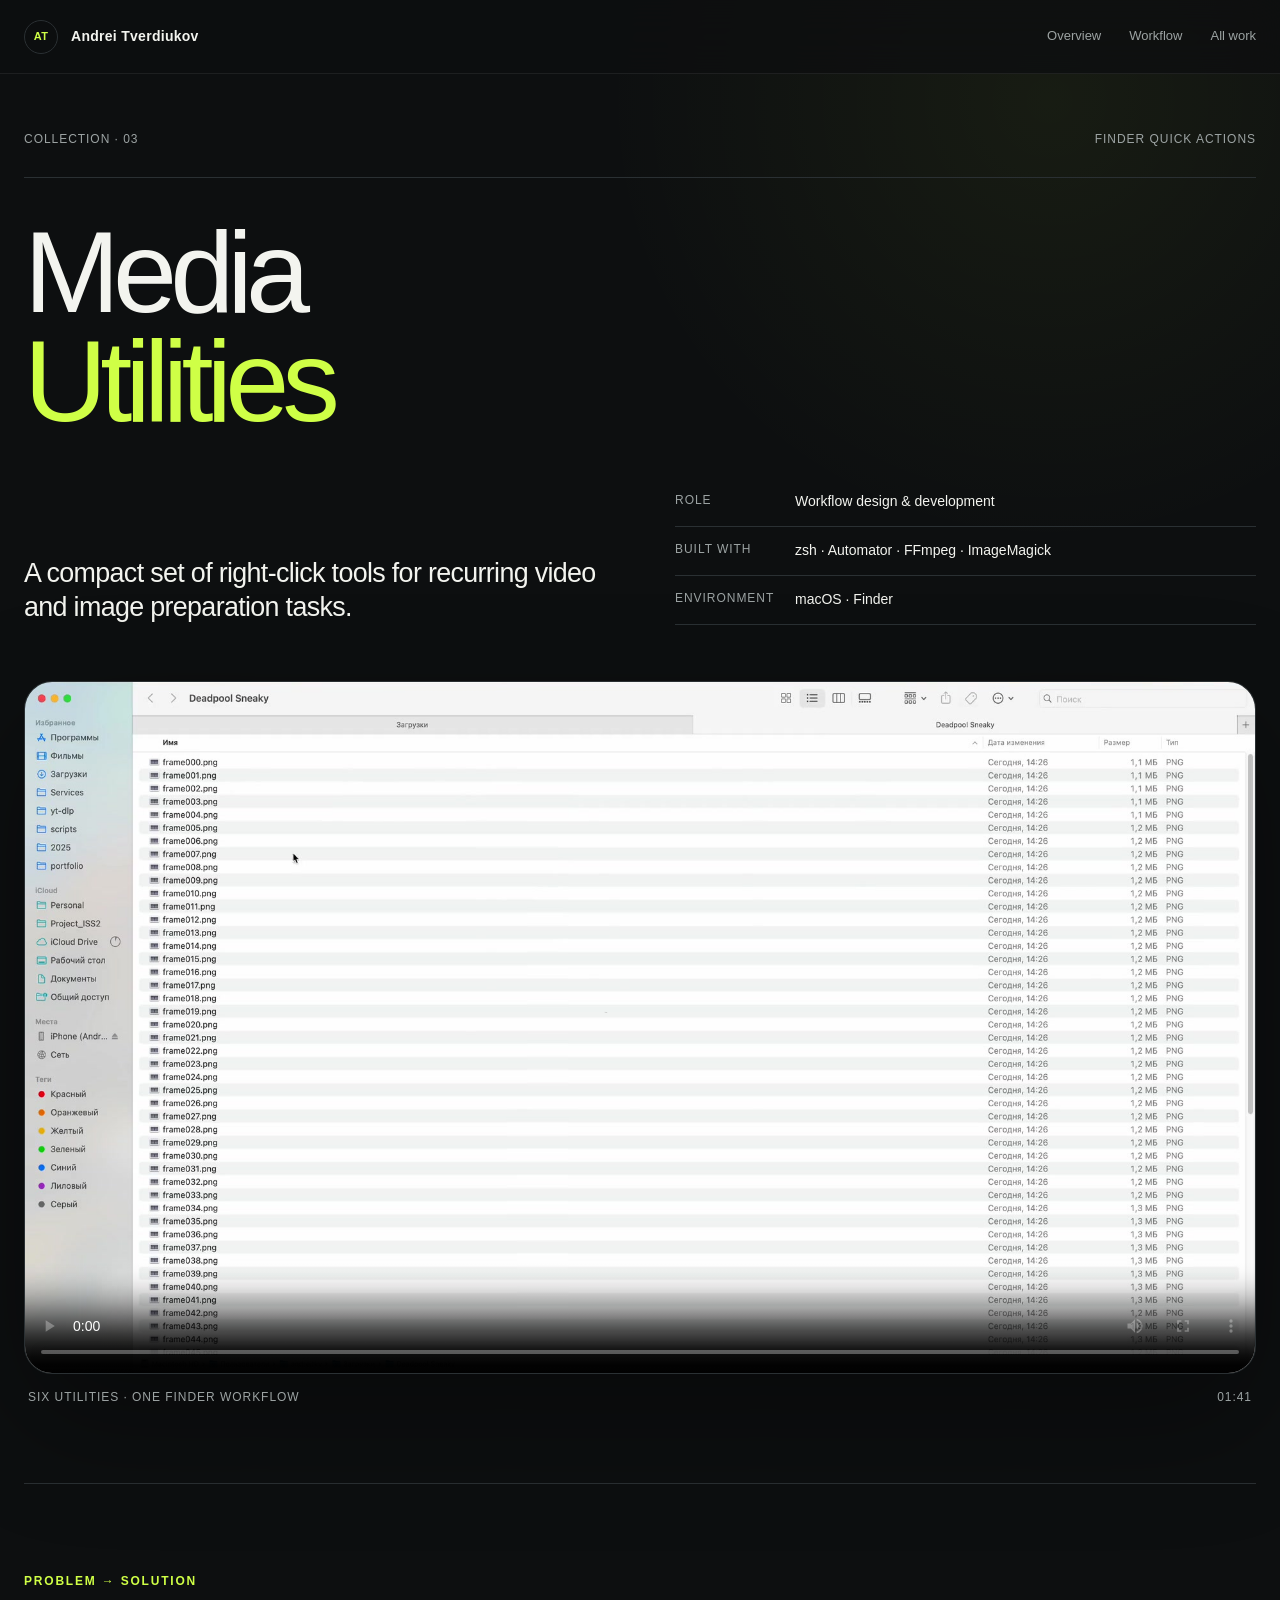
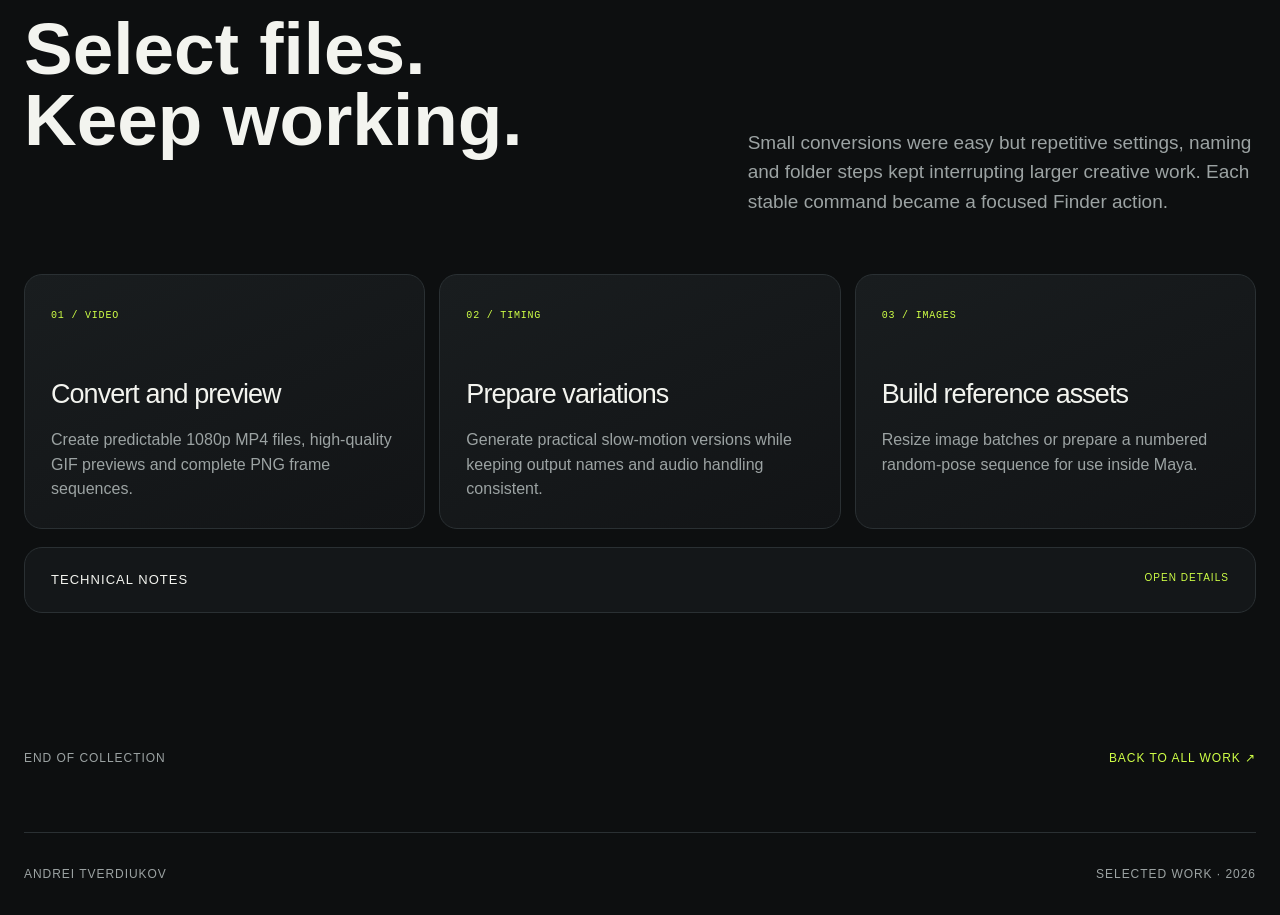
<file: projects/finder-media-utilities.html>
<!doctype html>
<html lang="en">
<head>
  <meta charset="utf-8">
  <meta name="viewport" content="width=device-width, initial-scale=1">
  <meta name="description" content="Media Utilities — a collection of personal macOS Quick Actions by Andrei Tverdiukov.">
  <title>Media Utilities — Andrei Tverdiukov</title>
  <link rel="stylesheet" href="../assets/styles.css?v=20260717-2">
  <script src="../assets/site.js" defer></script>
</head>
<body class="compact-case">
  <header class="site-header">
    <a class="brand" href="../index.html" aria-label="Andrei Tverdiukov — Home"><span class="brand-mark">AT</span><span>Andrei Tverdiukov</span></a>
    <nav class="site-nav" aria-label="Project navigation"><a href="#overview">Overview</a><a href="#workflow">Workflow</a><a href="../index.html">All work</a></nav>
  </header>

  <main>
    <section class="case-hero page-shell" id="overview">
      <div class="case-kicker reveal"><span>Collection · 03</span><span>Finder Quick Actions</span></div>
      <h1 class="reveal case-title-medium">Media<br><span>Utilities</span></h1>
      <div class="case-summary reveal">
        <p>A compact set of right-click tools for recurring video and image preparation tasks.</p>
        <dl class="case-meta">
          <div><dt>Role</dt><dd>Workflow design &amp; development</dd></div>
          <div><dt>Built with</dt><dd>zsh · Automator · FFmpeg · ImageMagick</dd></div>
          <div><dt>Environment</dt><dd>macOS · Finder</dd></div>
        </dl>
      </div>
    </section>

    <section class="hero-video-wrap page-shell reveal" aria-label="Media Utilities demonstration">
      <video class="hero-video" controls playsinline preload="metadata" poster="../media/finder-media-utilities/web/finder-media-utilities-poster.jpg?v=20260801-2">
        <source src="../media/finder-media-utilities/web/finder-media-utilities-overview.mp4?v=20260801-2" type="video/mp4">
      </video>
      <div class="video-caption"><span>Six utilities · One Finder workflow</span><span>01:41</span></div>
    </section>

    <section class="compact-story page-shell" id="workflow">
      <div class="compact-story-intro reveal">
        <div><p class="eyebrow">Problem → solution</p><h2>Select files.<br>Keep working.</h2></div>
        <p>Small conversions were easy but repetitive settings, naming and folder steps kept interrupting larger creative work. Each stable command became a focused Finder action.</p>
      </div>
      <div class="compact-workflow-grid">
        <article class="reveal"><span>01 / Video</span><h3>Convert and preview</h3><p>Create predictable 1080p MP4 files, high-quality GIF previews and complete PNG frame sequences.</p></article>
        <article class="reveal"><span>02 / Timing</span><h3>Prepare variations</h3><p>Generate practical slow-motion versions while keeping output names and audio handling consistent.</p></article>
        <article class="reveal"><span>03 / Images</span><h3>Build reference assets</h3><p>Resize image batches or prepare a numbered random-pose sequence for use inside Maya.</p></article>
      </div>
      <details class="technical-notes reveal">
        <summary>Technical notes <span>Open details</span></summary>
        <div class="technical-notes-grid">
          <div><h3>Six focused utilities</h3><p>Video to GIF, video to PNG sequence, 1080p MP4, slow motion ×2 / ×3, batch image resize and random pose sequence preparation.</p></div>
          <div><h3>Shared behaviour</h3><p>Actions accept Finder selections, keep outputs beside their sources, use explicit settings and provide quiet completion feedback.</p></div>
        </div>
      </details>
    </section>

    <section class="next-project page-shell reveal"><span>End of collection</span><a href="../index.html">Back to all work <span aria-hidden="true">↗</span></a></section>
  </main>

  <footer class="site-footer page-shell"><span>Andrei Tverdiukov</span><span>Selected work · 2026</span></footer>
</body>
</html>
</file>
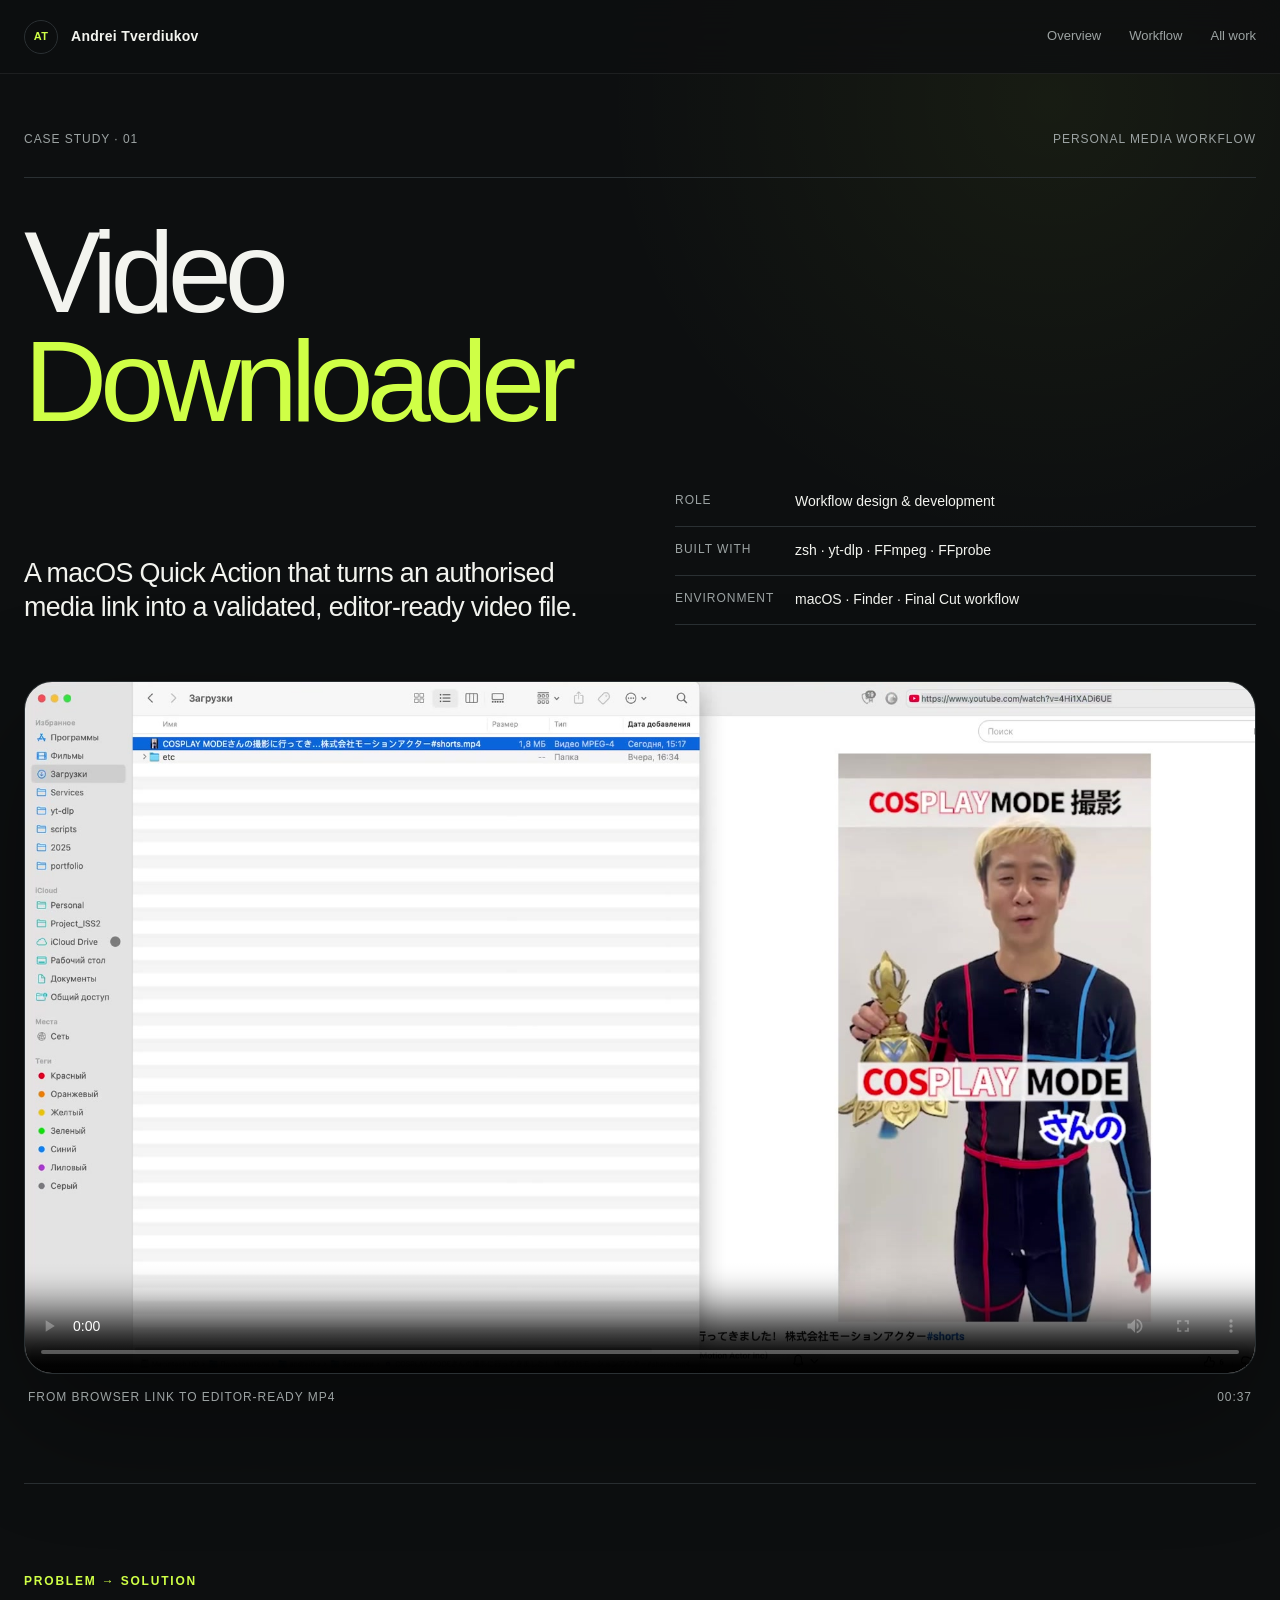
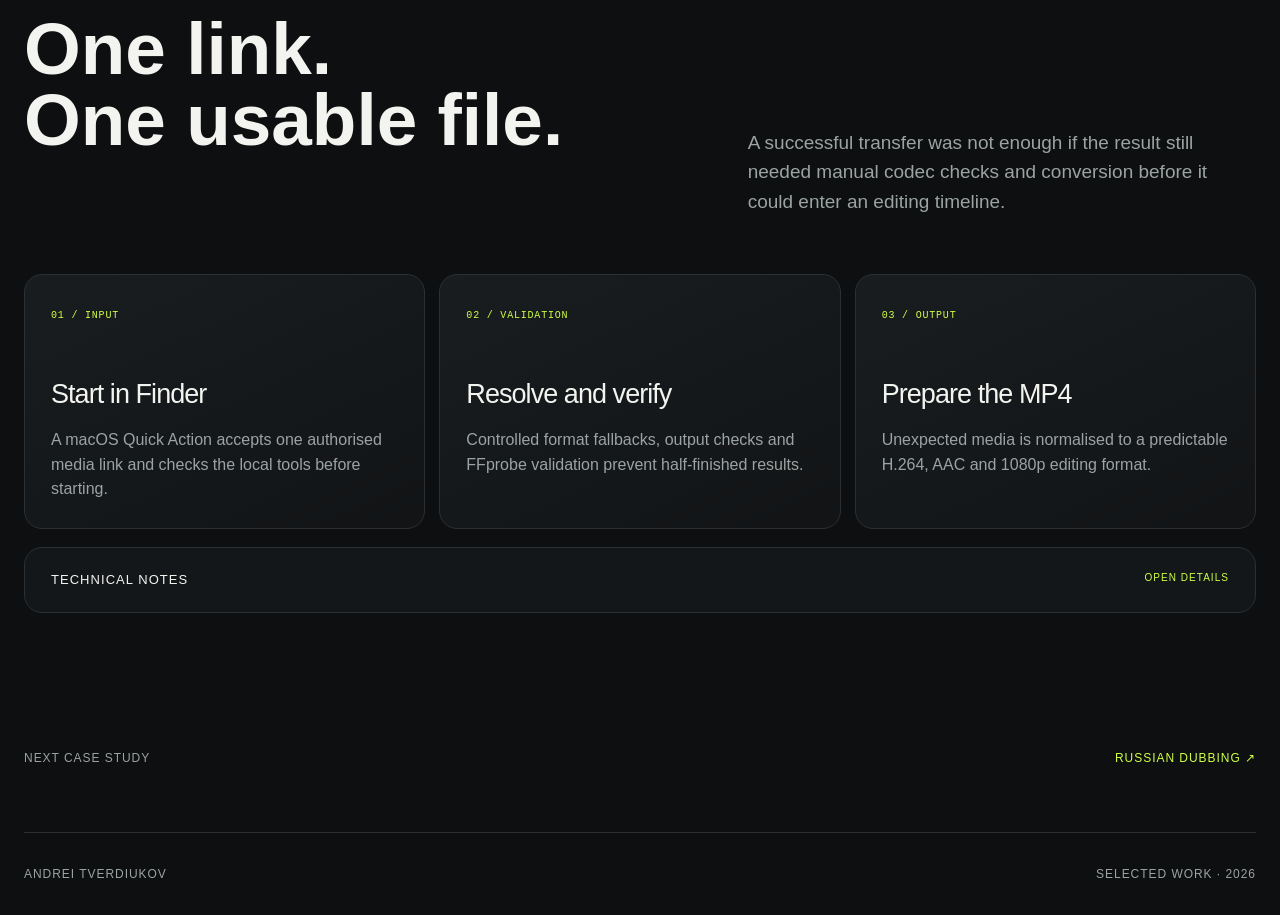
<file: projects/media-intake-automation.html>
<!doctype html>
<html lang="en">
<head>
  <meta charset="utf-8">
  <meta name="viewport" content="width=device-width, initial-scale=1">
  <meta name="description" content="Video Downloader — a personal macOS workflow by Andrei Tverdiukov for preparing authorised media for editing.">
  <title>Video Downloader — Andrei Tverdiukov</title>
  <link rel="stylesheet" href="../assets/styles.css?v=20260717-2">
  <script src="../assets/site.js" defer></script>
</head>
<body class="compact-case">
  <header class="site-header">
    <a class="brand" href="../index.html" aria-label="Andrei Tverdiukov — Home">
      <span class="brand-mark">AT</span>
      <span>Andrei Tverdiukov</span>
    </a>
    <nav class="site-nav" aria-label="Project navigation">
      <a href="#overview">Overview</a>
      <a href="#workflow">Workflow</a>
      <a href="../index.html">All work</a>
    </nav>
  </header>

  <main>
    <section class="case-hero page-shell" id="overview">
      <div class="case-kicker reveal">
        <span>Case study · 01</span>
        <span>Personal media workflow</span>
      </div>
      <h1 class="reveal case-title-medium">Video<br><span>Downloader</span></h1>
      <div class="case-summary reveal">
        <p>A macOS Quick Action that turns an authorised media link into a validated, editor-ready video file.</p>
        <dl class="case-meta">
          <div><dt>Role</dt><dd>Workflow design &amp; development</dd></div>
          <div><dt>Built with</dt><dd>zsh · yt-dlp · FFmpeg · FFprobe</dd></div>
          <div><dt>Environment</dt><dd>macOS · Finder · Final Cut workflow</dd></div>
        </dl>
      </div>
    </section>

    <section class="hero-video-wrap page-shell reveal">
      <video class="hero-video" controls playsinline preload="metadata" poster="../media/media-intake/web/media-intake-poster.jpg?v=20260801-2">
        <source src="../media/media-intake/web/media-intake-overview.mp4?v=20260801-2" type="video/mp4">
      </video>
      <div class="video-caption">
        <span>From browser link to editor-ready MP4</span>
        <span>00:37</span>
      </div>
    </section>

    <section class="compact-story page-shell" id="workflow">
      <div class="compact-story-intro reveal">
        <div><p class="eyebrow">Problem → solution</p><h2>One link.<br>One usable file.</h2></div>
        <p>A successful transfer was not enough if the result still needed manual codec checks and conversion before it could enter an editing timeline.</p>
      </div>
      <div class="compact-workflow-grid">
        <article class="reveal"><span>01 / Input</span><h3>Start in Finder</h3><p>A macOS Quick Action accepts one authorised media link and checks the local tools before starting.</p></article>
        <article class="reveal"><span>02 / Validation</span><h3>Resolve and verify</h3><p>Controlled format fallbacks, output checks and FFprobe validation prevent half-finished results.</p></article>
        <article class="reveal"><span>03 / Output</span><h3>Prepare the MP4</h3><p>Unexpected media is normalised to a predictable H.264, AAC and 1080p editing format.</p></article>
      </div>
      <details class="technical-notes reveal">
        <summary>Technical notes <span>Open details</span></summary>
        <div class="technical-notes-grid">
          <div><h3>Failure handling</h3><p>The workflow checks runtime availability, rejects unsuitable input, tries controlled format variants and confirms that the final file exists and is non-empty.</p></div>
          <div><h3>Responsible scope</h3><p>Designed only for media I own or have permission to process. This portfolio does not distribute source code, credentials or account data.</p></div>
        </div>
      </details>
    </section>

    <section class="next-project page-shell reveal"><span>Next case study</span><a href="russian-dubbing-pipeline.html">Russian Dubbing <span aria-hidden="true">↗</span></a></section>
  </main>

  <footer class="site-footer page-shell"><span>Andrei Tverdiukov</span><span>Selected work · 2026</span></footer>
</body>
</html>
</file>
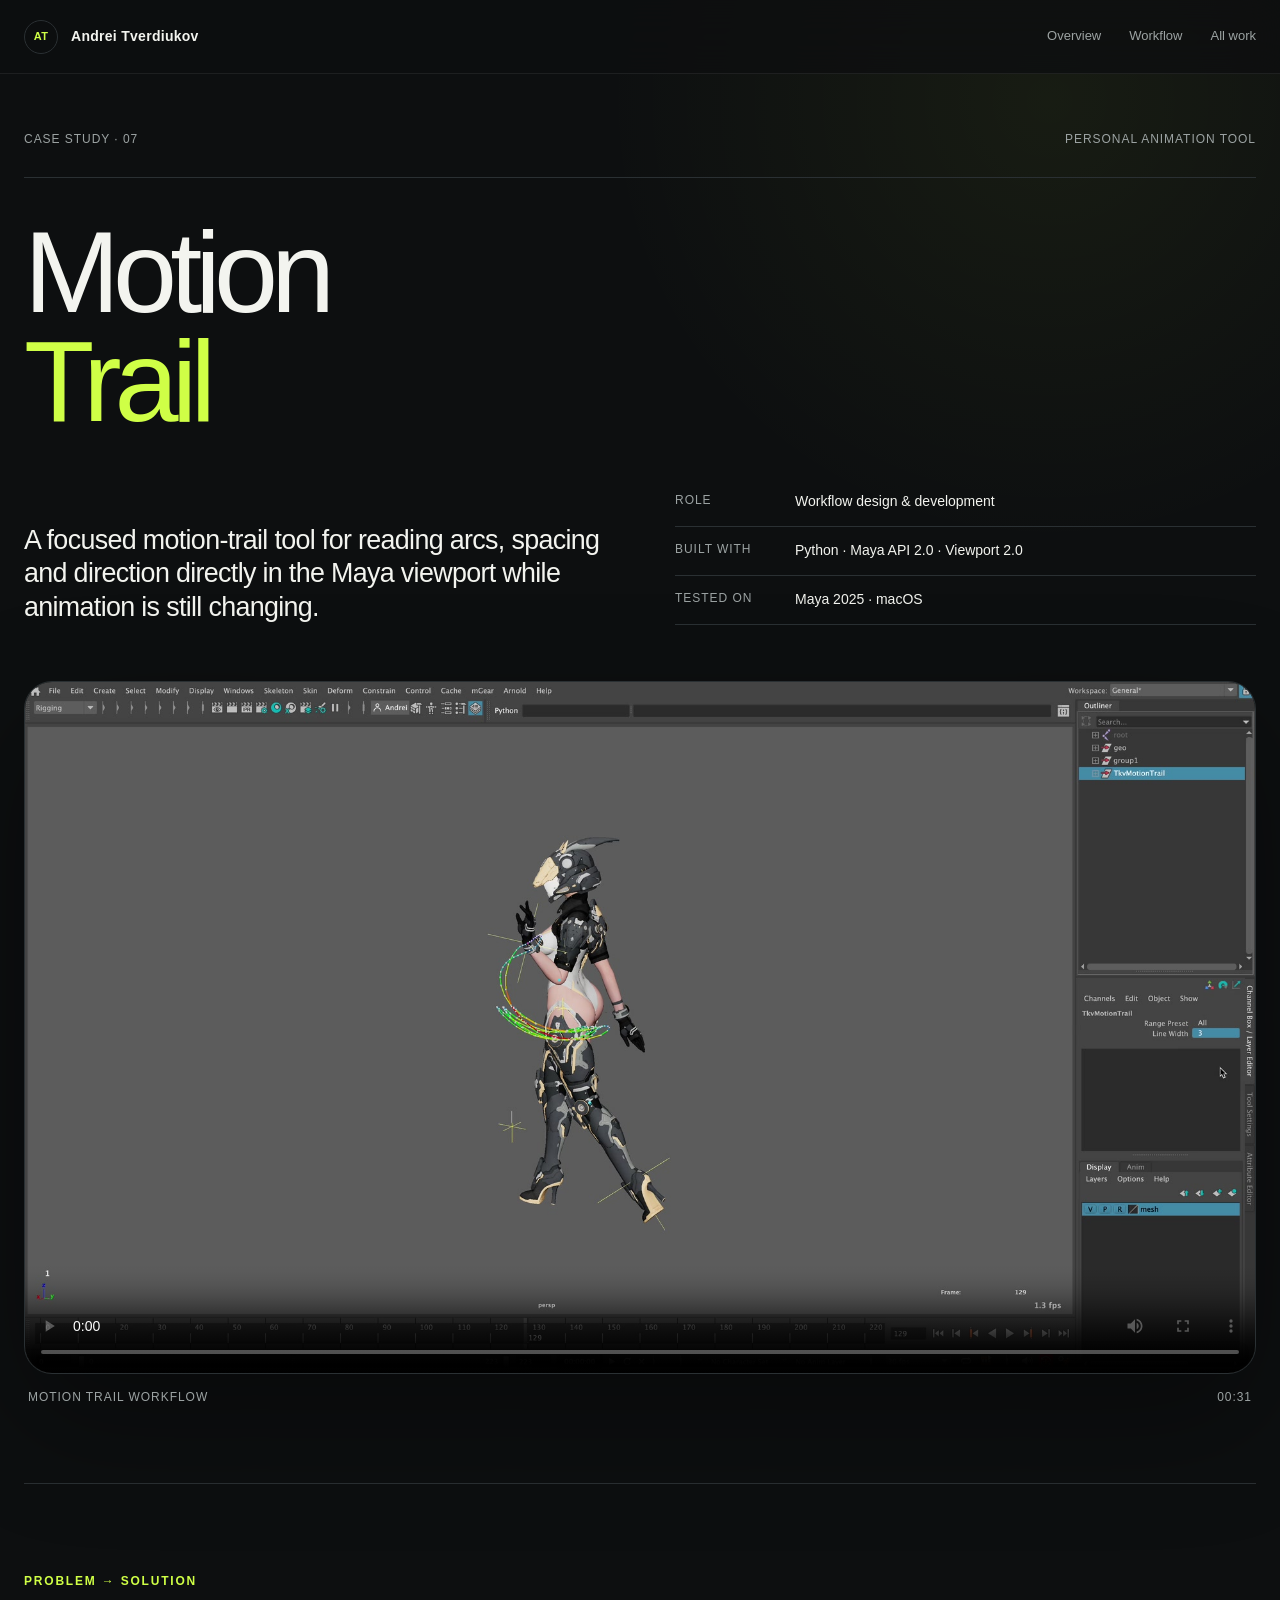
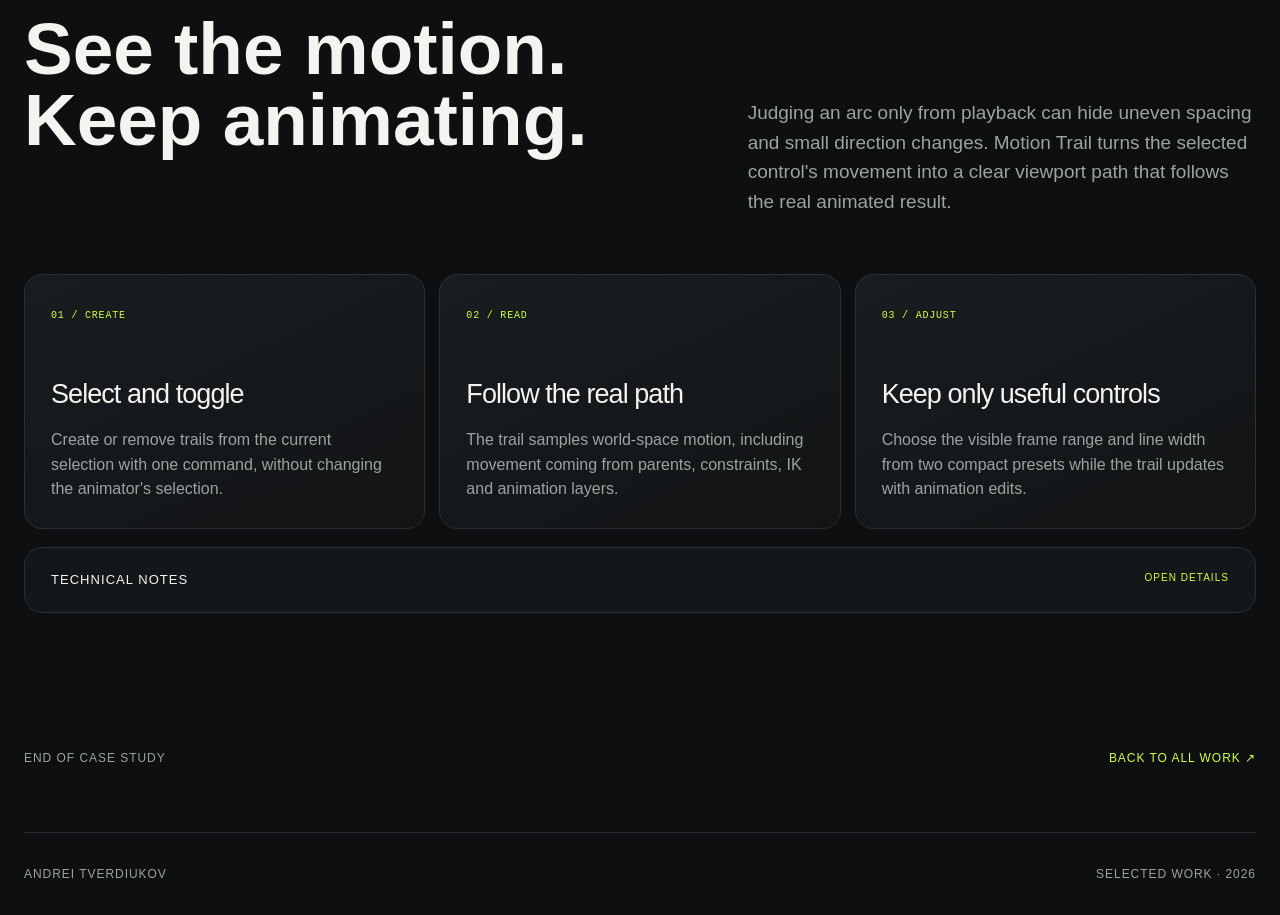
<file: projects/motion-trail.html>
<!doctype html>
<html lang="en">
<head>
  <meta charset="utf-8">
  <meta name="viewport" content="width=device-width, initial-scale=1">
  <meta name="description" content="Motion Trail — a focused Maya motion-path workflow by Andrei Tverdiukov.">
  <title>Motion Trail — Andrei Tverdiukov</title>
  <link rel="stylesheet" href="../assets/styles.css?v=20260801-4">
  <script src="../assets/site.js" defer></script>
</head>
<body class="compact-case">
  <header class="site-header">
    <a class="brand" href="../index.html" aria-label="Andrei Tverdiukov — Home">
      <span class="brand-mark">AT</span>
      <span>Andrei Tverdiukov</span>
    </a>
    <nav class="site-nav" aria-label="Project navigation">
      <a href="#overview">Overview</a>
      <a href="#workflow">Workflow</a>
      <a href="../index.html">All work</a>
    </nav>
  </header>

  <main>
    <section class="case-hero page-shell" id="overview">
      <div class="case-kicker reveal">
        <span>Case study · 07</span>
        <span>Personal animation tool</span>
      </div>
      <h1 class="reveal case-title-medium">Motion<br><span>Trail</span></h1>
      <div class="case-summary reveal">
        <p>A focused motion-trail tool for reading arcs, spacing and direction directly in the Maya viewport while animation is still changing.</p>
        <dl class="case-meta">
          <div><dt>Role</dt><dd>Workflow design &amp; development</dd></div>
          <div><dt>Built with</dt><dd>Python · Maya API 2.0 · Viewport 2.0</dd></div>
          <div><dt>Tested on</dt><dd>Maya 2025 · macOS</dd></div>
        </dl>
      </div>
    </section>

    <section class="hero-video-wrap page-shell reveal">
      <div class="case-video-item">
        <video class="hero-video" controls playsinline preload="metadata" poster="../media/motion-trail/web/motion-trail-poster.jpg">
          <source src="../media/motion-trail/web/motion-trail-overview.mp4" type="video/mp4">
        </video>
        <div class="video-caption">
          <span>Motion Trail workflow</span>
          <span>00:31</span>
        </div>
      </div>
    </section>

    <section class="compact-story page-shell" id="workflow">
      <div class="compact-story-intro reveal">
        <div>
          <p class="eyebrow">Problem → solution</p>
          <h2>See the motion.<br>Keep animating.</h2>
        </div>
        <p>Judging an arc only from playback can hide uneven spacing and small direction changes. Motion Trail turns the selected control's movement into a clear viewport path that follows the real animated result.</p>
      </div>

      <div class="compact-workflow-grid">
        <article class="reveal">
          <span>01 / Create</span>
          <h3>Select and toggle</h3>
          <p>Create or remove trails from the current selection with one command, without changing the animator's selection.</p>
        </article>
        <article class="reveal">
          <span>02 / Read</span>
          <h3>Follow the real path</h3>
          <p>The trail samples world-space motion, including movement coming from parents, constraints, IK and animation layers.</p>
        </article>
        <article class="reveal">
          <span>03 / Adjust</span>
          <h3>Keep only useful controls</h3>
          <p>Choose the visible frame range and line width from two compact presets while the trail updates with animation edits.</p>
        </article>
      </div>

      <details class="technical-notes reveal">
        <summary>Technical notes <span>Open details</span></summary>
        <div class="technical-notes-grid">
          <div>
            <h3>Reliable live updates</h3>
            <p>The tool listens for world-matrix, keyframe and animation-layer changes, then rebuilds the trail without permanent background polling.</p>
          </div>
          <div>
            <h3>Focused personal workflow</h3>
            <p>The interface keeps only the controls used in everyday animation: four range presets and three line-width presets.</p>
          </div>
        </div>
      </details>
    </section>

    <section class="next-project page-shell reveal">
      <span>End of case study</span>
      <a href="../index.html">Back to all work <span aria-hidden="true">↗</span></a>
    </section>
  </main>

  <footer class="site-footer page-shell">
    <span>Andrei Tverdiukov</span>
    <span>Selected work · 2026</span>
  </footer>
</body>
</html>
</file>
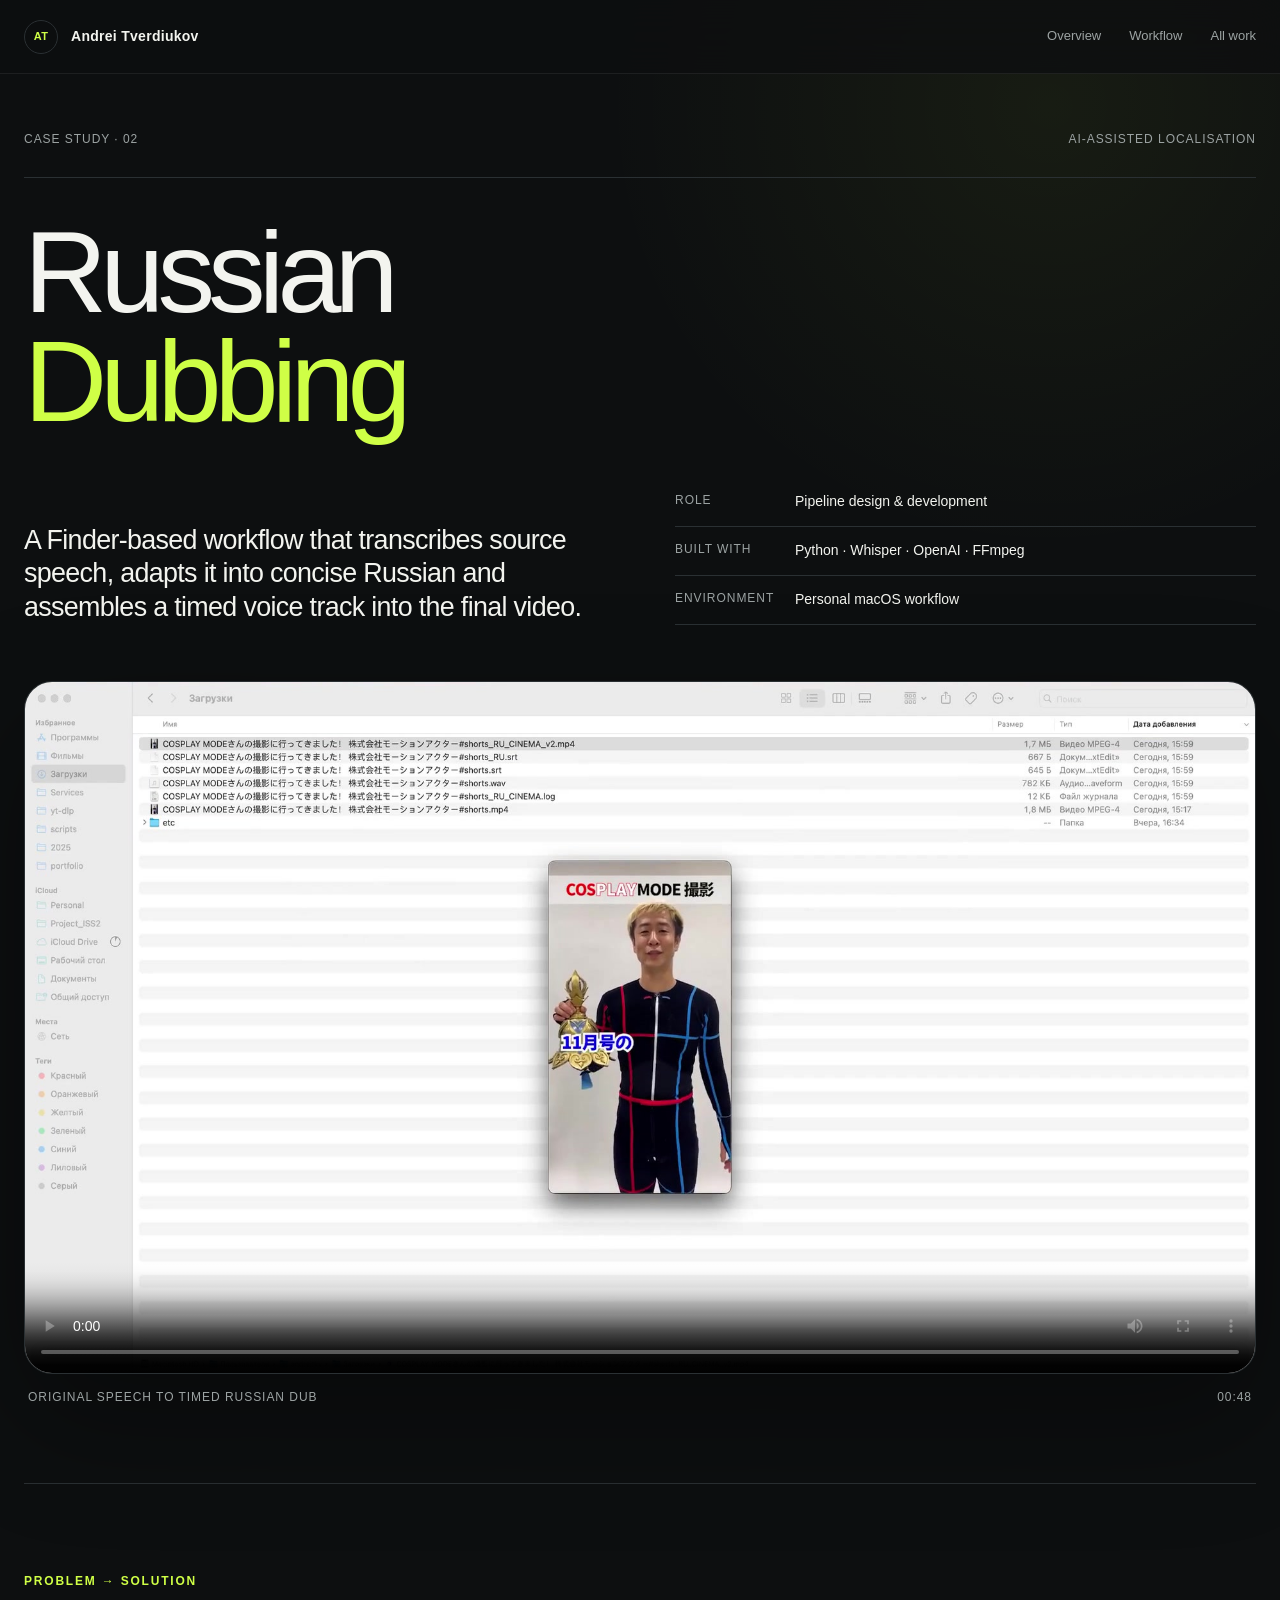
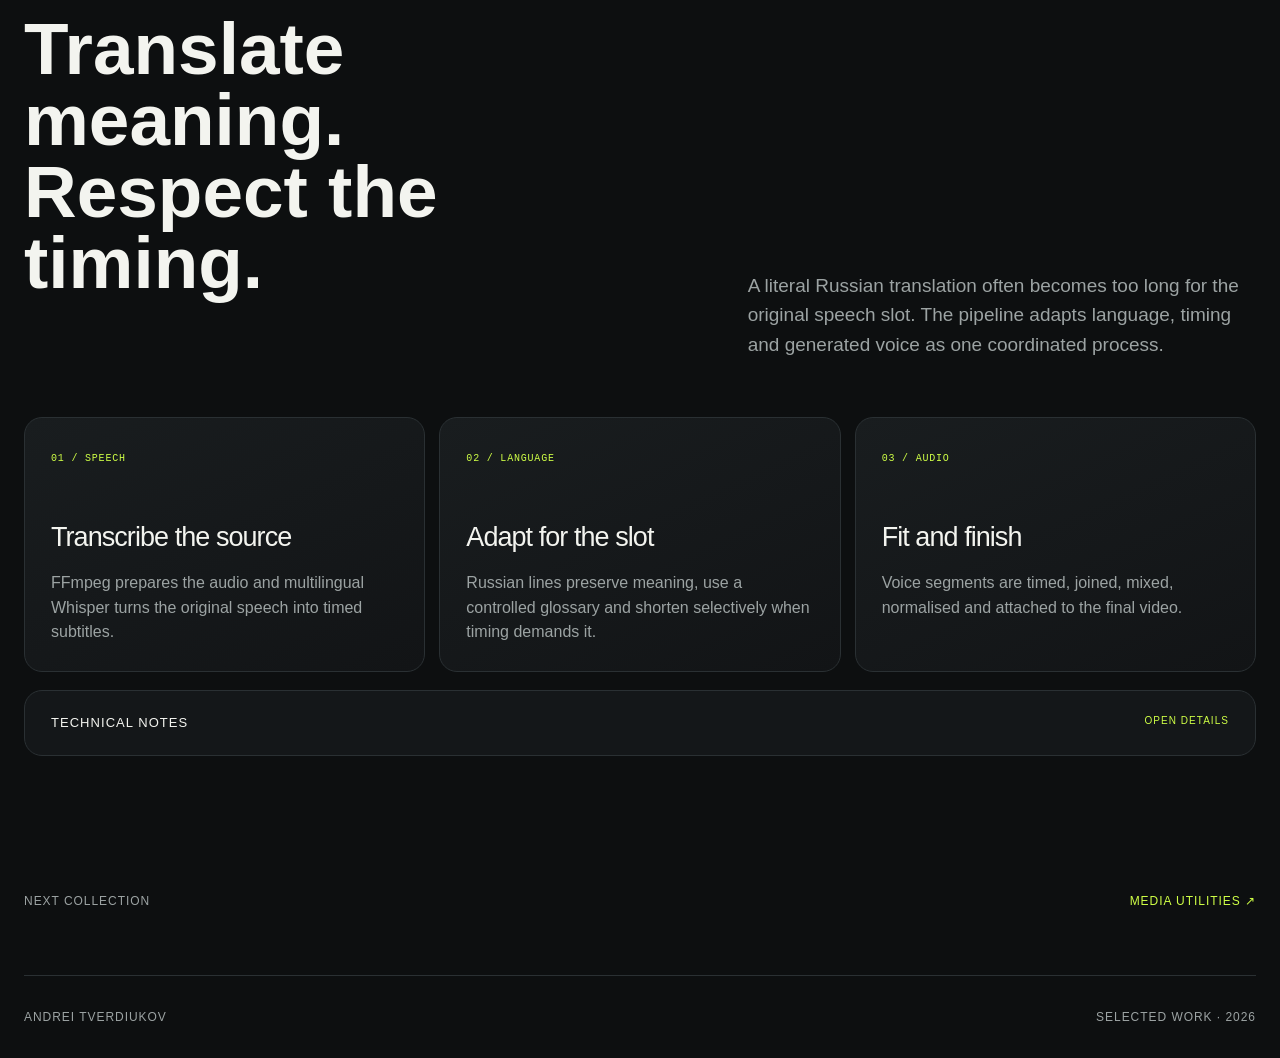
<file: projects/russian-dubbing-pipeline.html>
<!doctype html>
<html lang="en">
<head>
  <meta charset="utf-8">
  <meta name="viewport" content="width=device-width, initial-scale=1">
  <meta name="description" content="Russian Dubbing — an AI-assisted video localisation workflow by Andrei Tverdiukov.">
  <title>Russian Dubbing — Andrei Tverdiukov</title>
  <link rel="stylesheet" href="../assets/styles.css?v=20260717-2">
  <script src="../assets/site.js" defer></script>
</head>
<body class="compact-case">
  <header class="site-header">
    <a class="brand" href="../index.html" aria-label="Andrei Tverdiukov — Home"><span class="brand-mark">AT</span><span>Andrei Tverdiukov</span></a>
    <nav class="site-nav" aria-label="Project navigation"><a href="#overview">Overview</a><a href="#workflow">Workflow</a><a href="../index.html">All work</a></nav>
  </header>

  <main>
    <section class="case-hero page-shell" id="overview">
      <div class="case-kicker reveal"><span>Case study · 02</span><span>AI-assisted localisation</span></div>
      <h1 class="reveal case-title-medium">Russian<br><span>Dubbing</span></h1>
      <div class="case-summary reveal">
        <p>A Finder-based workflow that transcribes source speech, adapts it into concise Russian and assembles a timed voice track into the final video.</p>
        <dl class="case-meta">
          <div><dt>Role</dt><dd>Pipeline design &amp; development</dd></div>
          <div><dt>Built with</dt><dd>Python · Whisper · OpenAI · FFmpeg</dd></div>
          <div><dt>Environment</dt><dd>Personal macOS workflow</dd></div>
        </dl>
      </div>
    </section>

    <section class="hero-video-wrap page-shell reveal">
      <video class="hero-video" controls playsinline preload="metadata" poster="../media/russian-dubbing/web/russian-dubbing-poster.jpg?v=20260801-2">
        <source src="../media/russian-dubbing/web/russian-dubbing-overview.mp4?v=20260801-2" type="video/mp4">
      </video>
      <div class="video-caption">
        <span>Original speech to timed Russian dub</span>
        <span>00:48</span>
      </div>
    </section>

    <section class="compact-story page-shell" id="workflow">
      <div class="compact-story-intro reveal">
        <div><p class="eyebrow">Problem → solution</p><h2>Translate meaning.<br>Respect the timing.</h2></div>
        <p>A literal Russian translation often becomes too long for the original speech slot. The pipeline adapts language, timing and generated voice as one coordinated process.</p>
      </div>
      <div class="compact-workflow-grid">
        <article class="reveal"><span>01 / Speech</span><h3>Transcribe the source</h3><p>FFmpeg prepares the audio and multilingual Whisper turns the original speech into timed subtitles.</p></article>
        <article class="reveal"><span>02 / Language</span><h3>Adapt for the slot</h3><p>Russian lines preserve meaning, use a controlled glossary and shorten selectively when timing demands it.</p></article>
        <article class="reveal"><span>03 / Audio</span><h3>Fit and finish</h3><p>Voice segments are timed, joined, mixed, normalised and attached to the final video.</p></article>
      </div>
      <details class="technical-notes reveal">
        <summary>Technical notes <span>Open details</span></summary>
        <div class="technical-notes-grid">
          <div><h3>Validation &amp; reruns</h3><p>Subtitle structure is validated, overlong cues receive targeted retries, and per-line audio caching avoids rebuilding finished segments.</p></div>
          <div><h3>Responsible use</h3><p>Intended for material I own or have permission to adapt. The Russian track uses a synthetic AI voice and is presented as such.</p></div>
        </div>
      </details>
    </section>
    <section class="next-project page-shell reveal"><span>Next collection</span><a href="finder-media-utilities.html">Media Utilities <span aria-hidden="true">↗</span></a></section>
  </main>

  <footer class="site-footer page-shell"><span>Andrei Tverdiukov</span><span>Selected work · 2026</span></footer>
</body>
</html>
</file>
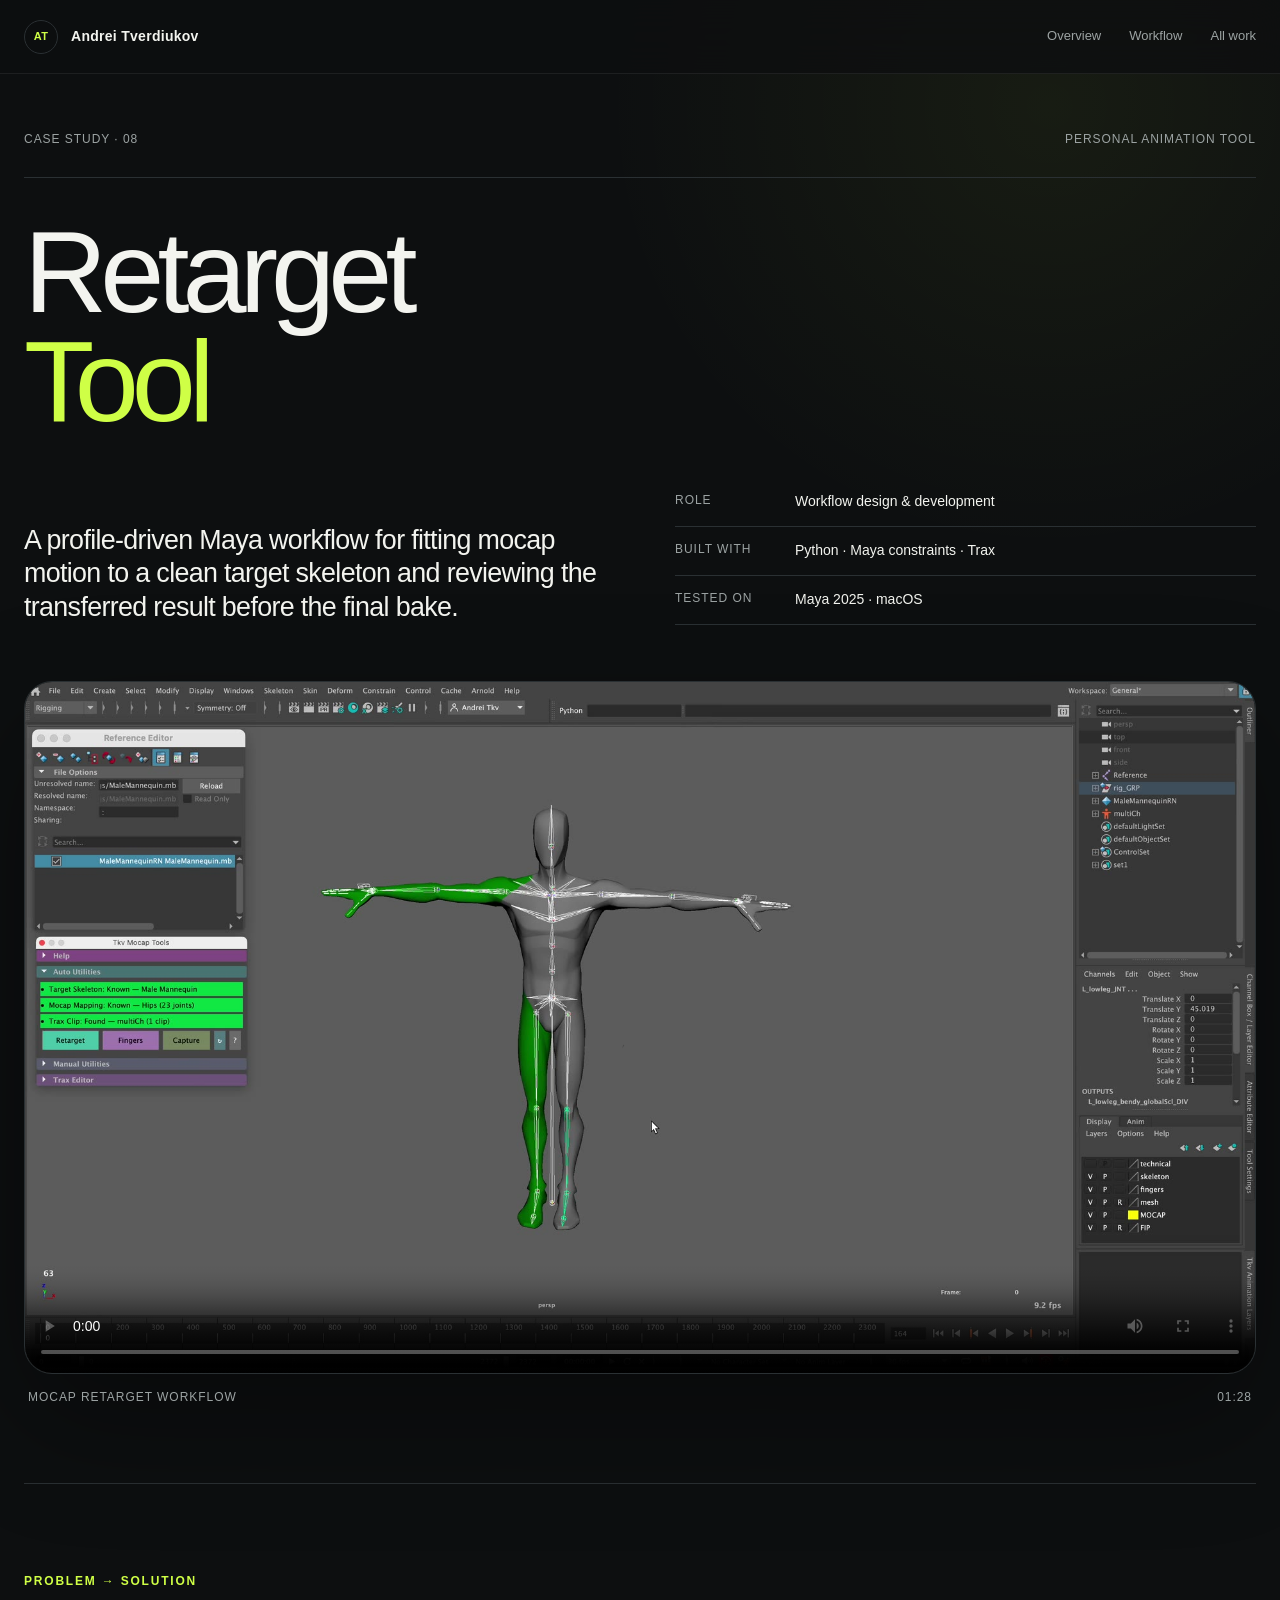
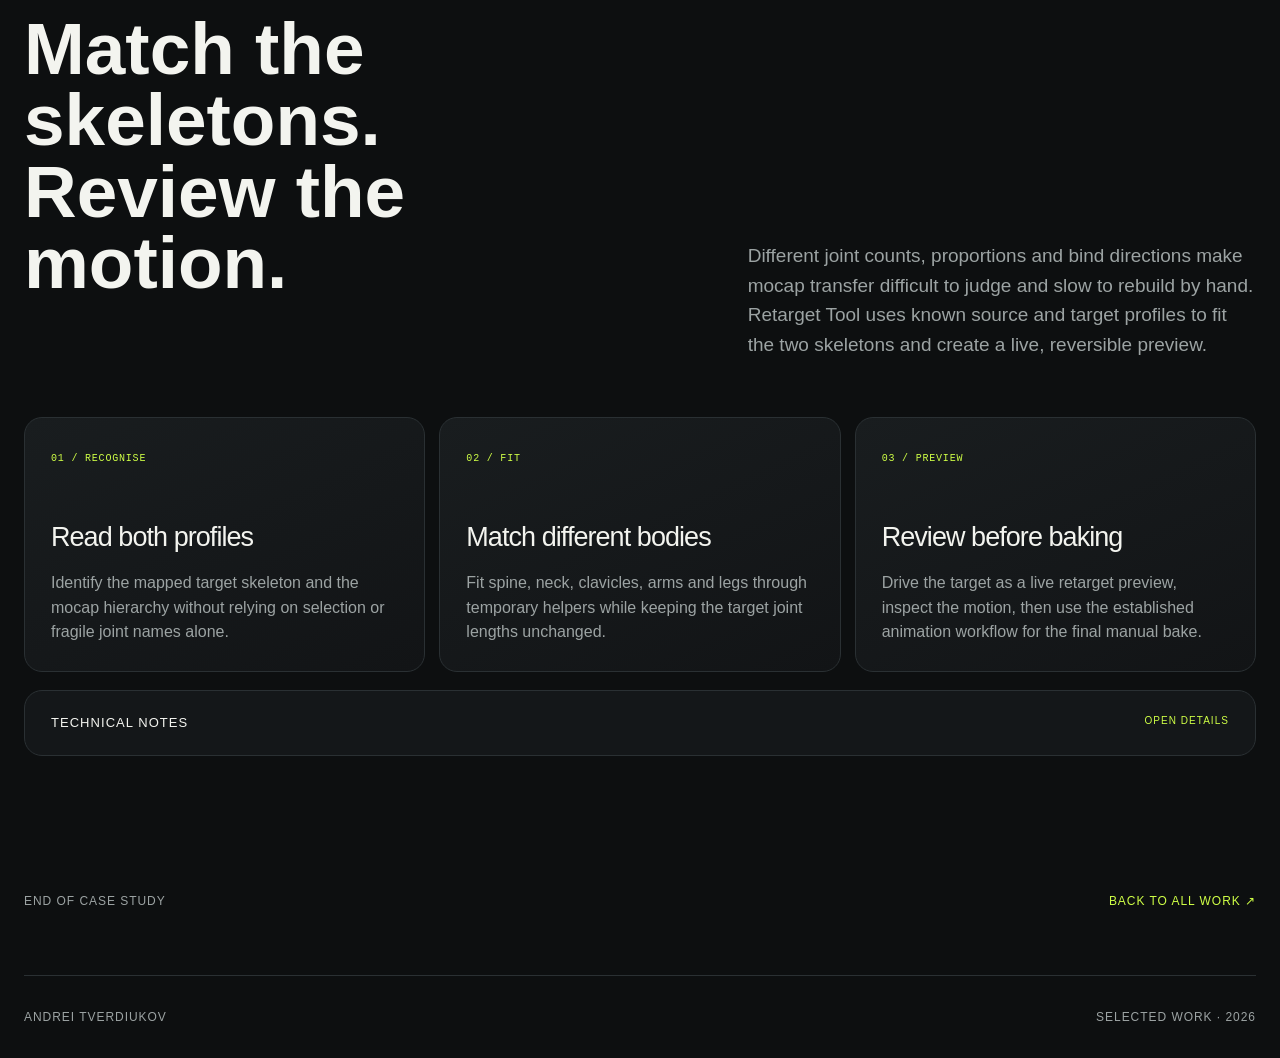
<file: projects/tkv-mocap-retarget.html>
<!doctype html>
<html lang="en">
<head>
  <meta charset="utf-8">
  <meta name="viewport" content="width=device-width, initial-scale=1">
  <meta name="description" content="Retarget Tool — a profile-driven Maya mocap workflow by Andrei Tverdiukov.">
  <title>Retarget Tool — Andrei Tverdiukov</title>
  <link rel="stylesheet" href="../assets/styles.css?v=20260817-1">
  <script src="../assets/site.js" defer></script>
</head>
<body class="compact-case">
  <header class="site-header">
    <a class="brand" href="../index.html" aria-label="Andrei Tverdiukov — Home">
      <span class="brand-mark">AT</span>
      <span>Andrei Tverdiukov</span>
    </a>
    <nav class="site-nav" aria-label="Project navigation">
      <a href="#overview">Overview</a>
      <a href="#workflow">Workflow</a>
      <a href="../index.html">All work</a>
    </nav>
  </header>

  <main>
    <section class="case-hero page-shell" id="overview">
      <div class="case-kicker reveal">
        <span>Case study · 08</span>
        <span>Personal animation tool</span>
      </div>
      <h1 class="reveal case-title-medium">Retarget<br><span>Tool</span></h1>
      <div class="case-summary reveal">
        <p>A profile-driven Maya workflow for fitting mocap motion to a clean target skeleton and reviewing the transferred result before the final bake.</p>
        <dl class="case-meta">
          <div><dt>Role</dt><dd>Workflow design &amp; development</dd></div>
          <div><dt>Built with</dt><dd>Python · Maya constraints · Trax</dd></div>
          <div><dt>Tested on</dt><dd>Maya 2025 · macOS</dd></div>
        </dl>
      </div>
    </section>

    <section class="hero-video-wrap page-shell reveal">
      <div class="case-video-item">
        <video class="hero-video" controls playsinline preload="metadata" poster="../media/tkv-mocap-tools/web/tkv-mocap-retarget-poster.jpg?v=20260817-1">
          <source src="../media/tkv-mocap-tools/web/tkv-mocap-retarget-overview.mp4?v=20260817-1" type="video/mp4">
        </video>
        <div class="video-caption">
          <span>Mocap retarget workflow</span>
          <span>01:28</span>
        </div>
      </div>
    </section>

    <section class="compact-story page-shell" id="workflow">
      <div class="compact-story-intro reveal">
        <div>
          <p class="eyebrow">Problem → solution</p>
          <h2>Match the skeletons.<br>Review the motion.</h2>
        </div>
        <p>Different joint counts, proportions and bind directions make mocap transfer difficult to judge and slow to rebuild by hand. Retarget Tool uses known source and target profiles to fit the two skeletons and create a live, reversible preview.</p>
      </div>

      <div class="compact-workflow-grid">
        <article class="reveal">
          <span>01 / Recognise</span>
          <h3>Read both profiles</h3>
          <p>Identify the mapped target skeleton and the mocap hierarchy without relying on selection or fragile joint names alone.</p>
        </article>
        <article class="reveal">
          <span>02 / Fit</span>
          <h3>Match different bodies</h3>
          <p>Fit spine, neck, clavicles, arms and legs through temporary helpers while keeping the target joint lengths unchanged.</p>
        </article>
        <article class="reveal">
          <span>03 / Preview</span>
          <h3>Review before baking</h3>
          <p>Drive the target as a live retarget preview, inspect the motion, then use the established animation workflow for the final manual bake.</p>
        </article>
      </div>

      <details class="technical-notes reveal">
        <summary>Technical notes <span>Open details</span></summary>
        <div class="technical-notes-grid">
          <div>
            <h3>Profile-driven mapping</h3>
            <p>Target roles come from the recognised character profile while mocap roles are stored independently, so different skeleton layouts can share one retarget workflow.</p>
          </div>
          <div>
            <h3>Reversible preview</h3>
            <p>The retarget system is built from temporary helpers and constraints. The source scene is not saved, and one Maya Undo removes the complete preview.</p>
          </div>
        </div>
      </details>
    </section>

    <section class="next-project page-shell reveal">
      <span>End of case study</span>
      <a href="../index.html">Back to all work <span aria-hidden="true">↗</span></a>
    </section>
  </main>

  <footer class="site-footer page-shell">
    <span>Andrei Tverdiukov</span>
    <span>Selected work · 2026</span>
  </footer>
</body>
</html>
</file>
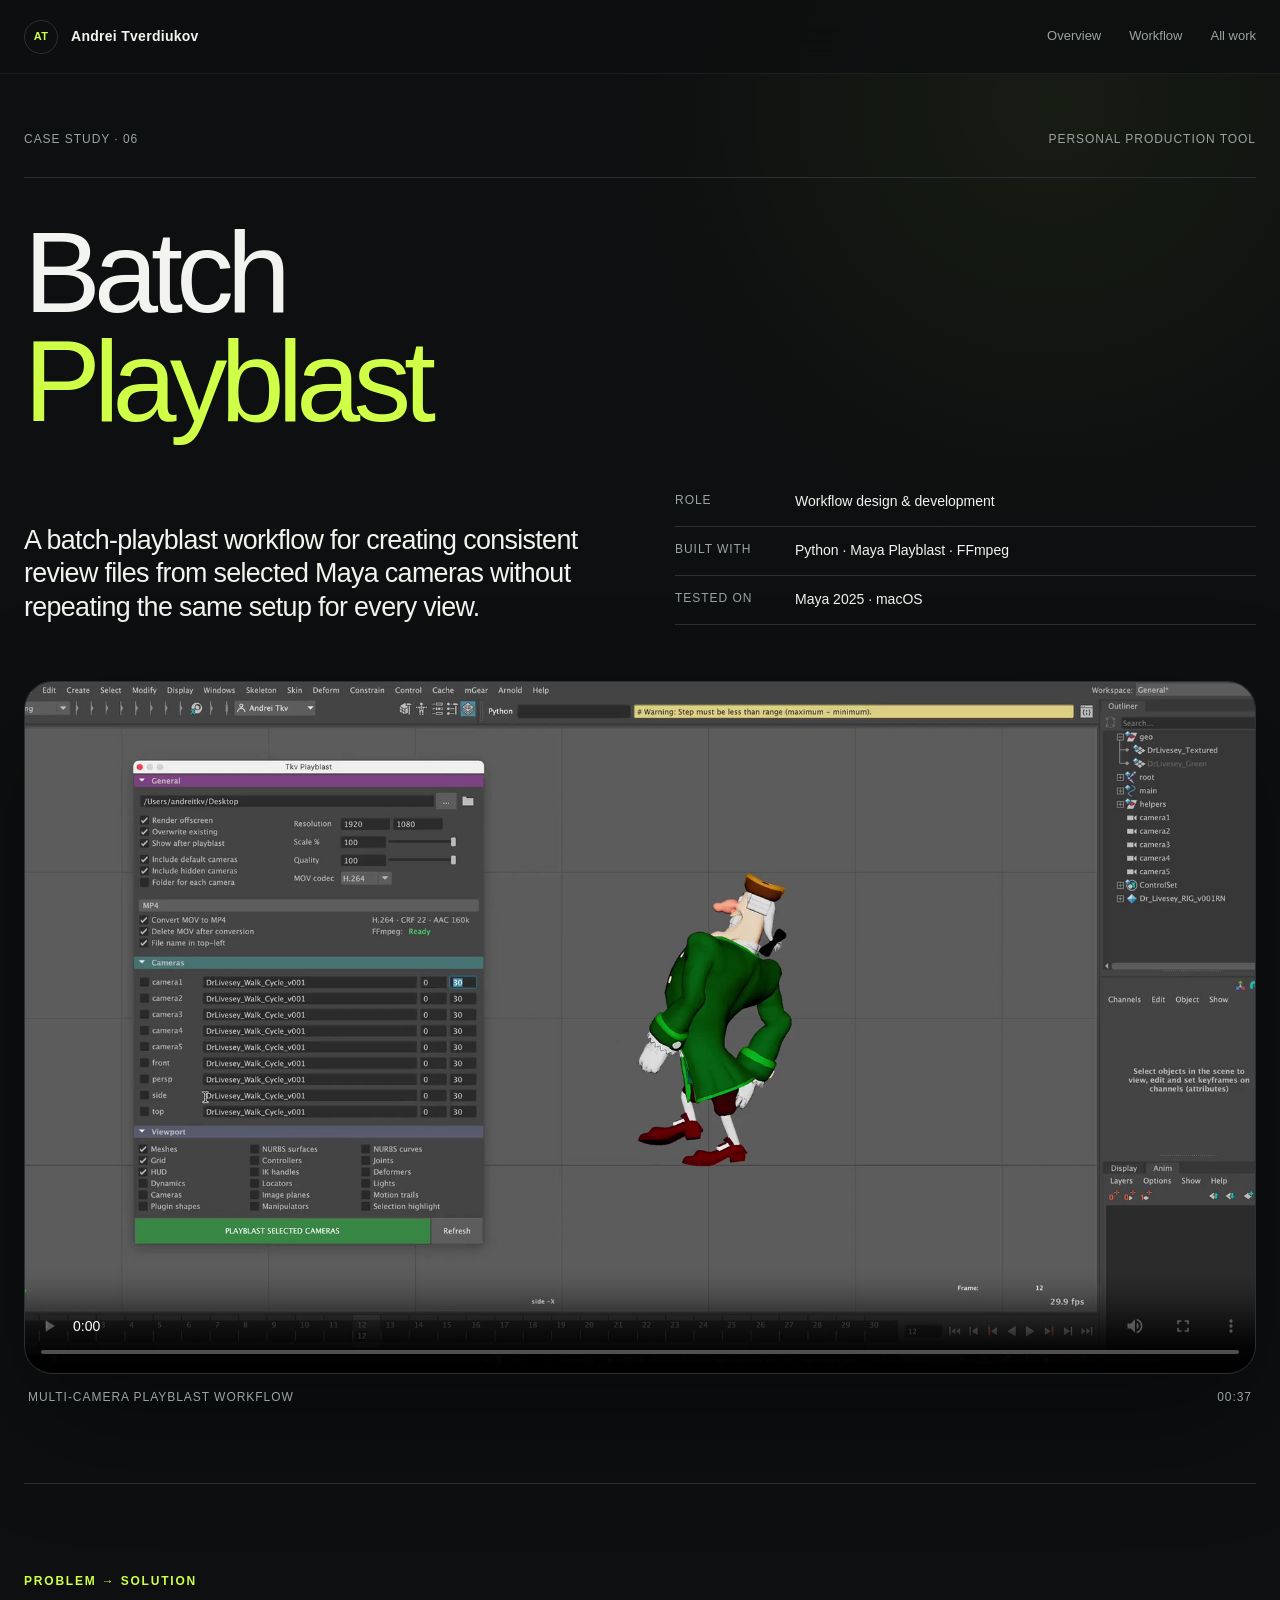
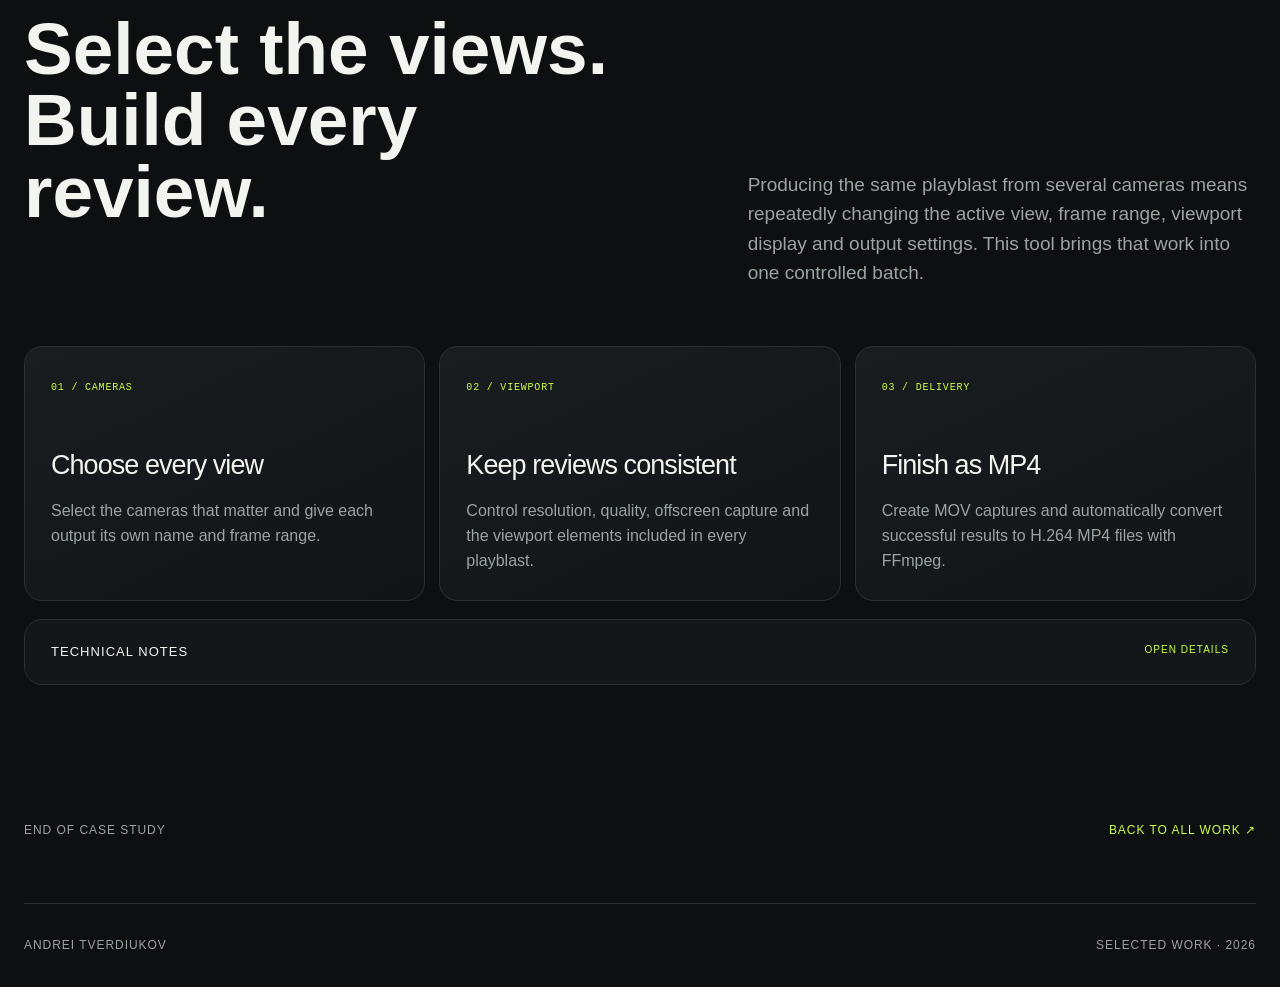
<file: projects/tkv-playblast.html>
<!doctype html>
<html lang="en">
<head>
  <meta charset="utf-8">
  <meta name="viewport" content="width=device-width, initial-scale=1">
  <meta name="description" content="Batch Playblast — a personal multi-camera Maya workflow by Andrei Tverdiukov.">
  <title>Batch Playblast — Andrei Tverdiukov</title>
  <link rel="stylesheet" href="../assets/styles.css?v=20260731-1">
  <script src="../assets/site.js" defer></script>
</head>
<body class="compact-case">
  <header class="site-header">
    <a class="brand" href="../index.html" aria-label="Andrei Tverdiukov — Home">
      <span class="brand-mark">AT</span>
      <span>Andrei Tverdiukov</span>
    </a>
    <nav class="site-nav" aria-label="Project navigation">
      <a href="#overview">Overview</a>
      <a href="#workflow">Workflow</a>
      <a href="../index.html">All work</a>
    </nav>
  </header>

  <main>
    <section class="case-hero page-shell" id="overview">
      <div class="case-kicker reveal">
        <span>Case study · 06</span>
        <span>Personal production tool</span>
      </div>
      <h1 class="reveal case-title-medium">Batch<br><span>Playblast</span></h1>
      <div class="case-summary reveal">
        <p>A batch-playblast workflow for creating consistent review files from selected Maya cameras without repeating the same setup for every view.</p>
        <dl class="case-meta">
          <div><dt>Role</dt><dd>Workflow design &amp; development</dd></div>
          <div><dt>Built with</dt><dd>Python · Maya Playblast · FFmpeg</dd></div>
          <div><dt>Tested on</dt><dd>Maya 2025 · macOS</dd></div>
        </dl>
      </div>
    </section>

    <section class="hero-video-wrap page-shell reveal">
      <div class="case-video-item">
        <video class="hero-video" controls playsinline preload="metadata" poster="../media/tkv-playblast/web/tkv-playblast-poster.jpg?v=20260731-2">
          <source src="../media/tkv-playblast/web/tkv-playblast-overview.mp4?v=20260731-2" type="video/mp4">
        </video>
        <div class="video-caption">
          <span>Multi-camera playblast workflow</span>
          <span>00:37</span>
        </div>
      </div>
    </section>

    <section class="compact-story page-shell" id="workflow">
      <div class="compact-story-intro reveal">
        <div>
          <p class="eyebrow">Problem → solution</p>
          <h2>Select the views.<br>Build every review.</h2>
        </div>
        <p>Producing the same playblast from several cameras means repeatedly changing the active view, frame range, viewport display and output settings. This tool brings that work into one controlled batch.</p>
      </div>

      <div class="compact-workflow-grid">
        <article class="reveal">
          <span>01 / Cameras</span>
          <h3>Choose every view</h3>
          <p>Select the cameras that matter and give each output its own name and frame range.</p>
        </article>
        <article class="reveal">
          <span>02 / Viewport</span>
          <h3>Keep reviews consistent</h3>
          <p>Control resolution, quality, offscreen capture and the viewport elements included in every playblast.</p>
        </article>
        <article class="reveal">
          <span>03 / Delivery</span>
          <h3>Finish as MP4</h3>
          <p>Create MOV captures and automatically convert successful results to H.264 MP4 files with FFmpeg.</p>
        </article>
      </div>

      <details class="technical-notes reveal">
        <summary>Technical notes <span>Open details</span></summary>
        <div class="technical-notes-grid">
          <div>
            <h3>State restoration</h3>
            <p>The workflow temporarily changes cameras and viewport settings, then restores the active view, current frame and display state when the batch finishes.</p>
          </div>
          <div>
            <h3>Safe conversion</h3>
            <p>The source MOV is removed only after FFmpeg successfully creates the MP4. Settings are stored separately from Maya preferences and reused on the next session.</p>
          </div>
        </div>
      </details>
    </section>

    <section class="next-project page-shell reveal">
      <span>End of case study</span>
      <a href="../index.html">Back to all work <span aria-hidden="true">↗</span></a>
    </section>
  </main>

  <footer class="site-footer page-shell">
    <span>Andrei Tverdiukov</span>
    <span>Selected work · 2026</span>
  </footer>
</body>
</html>
</file>
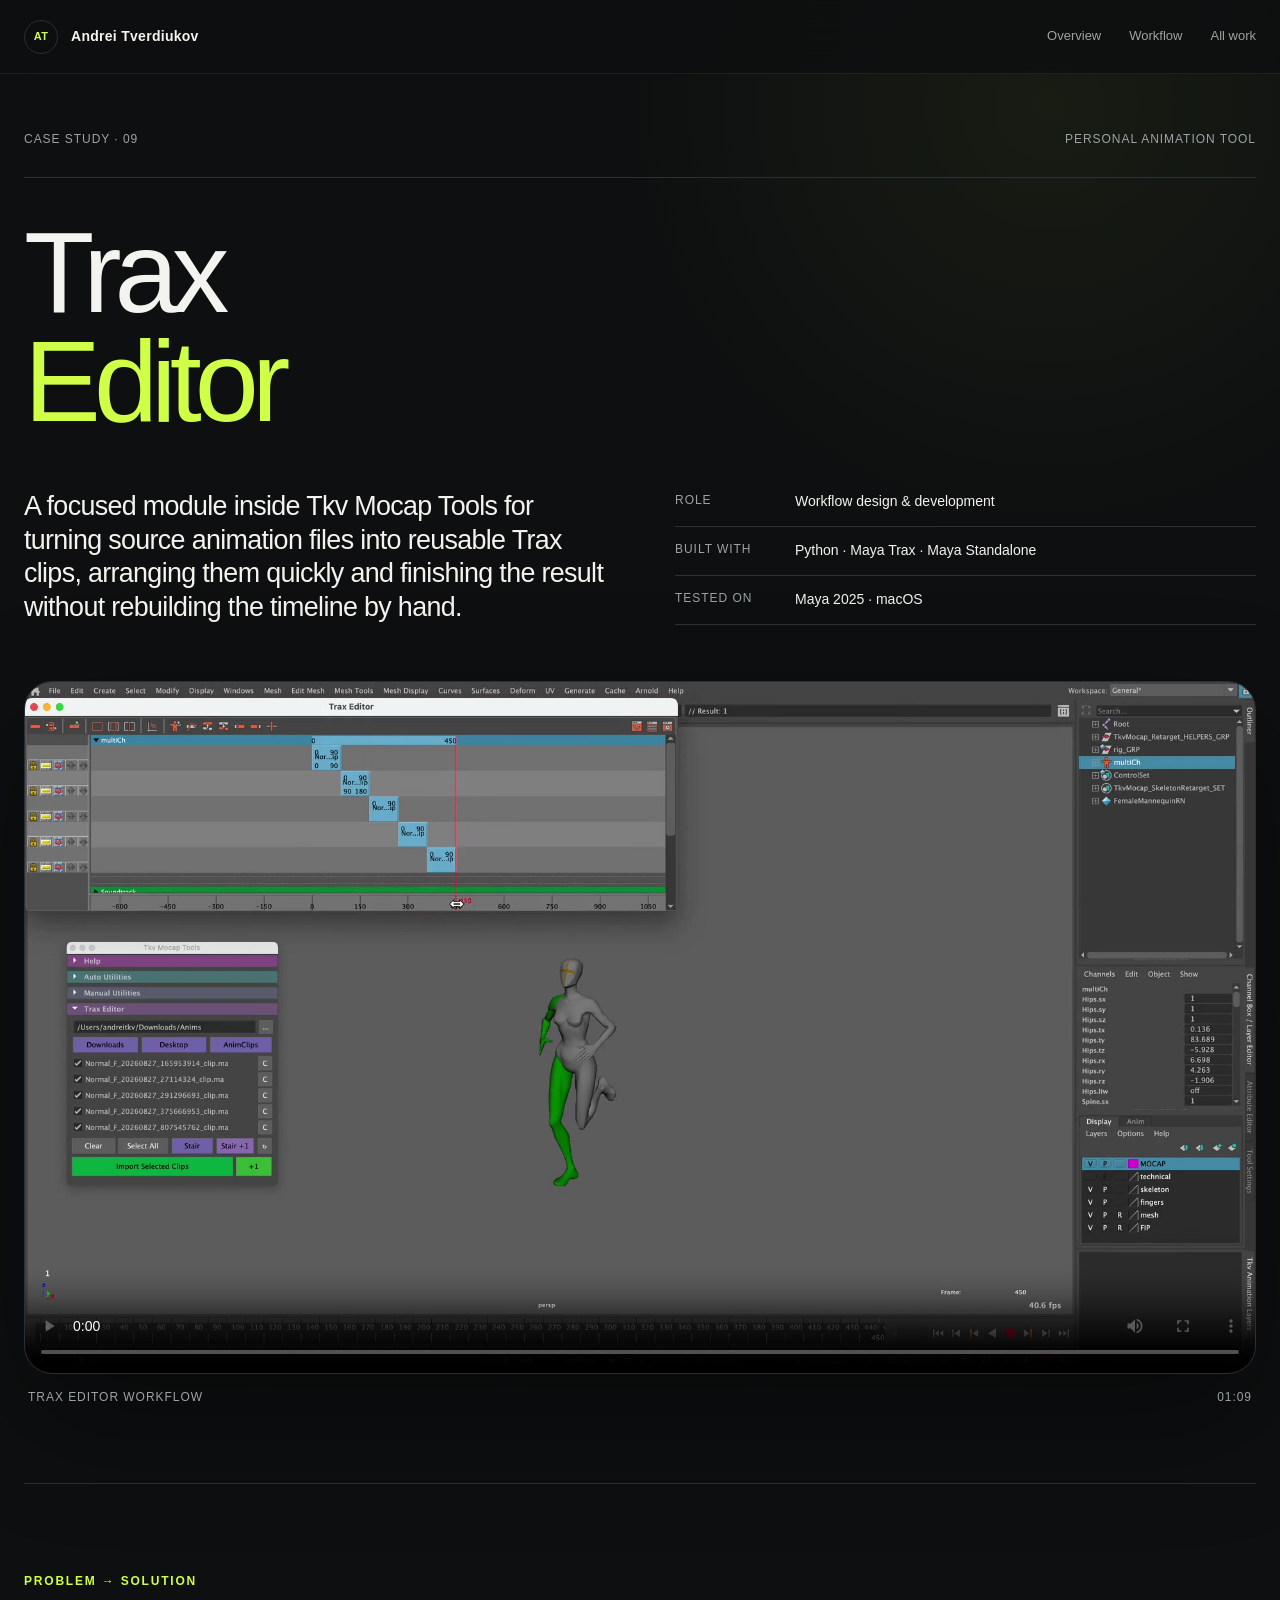
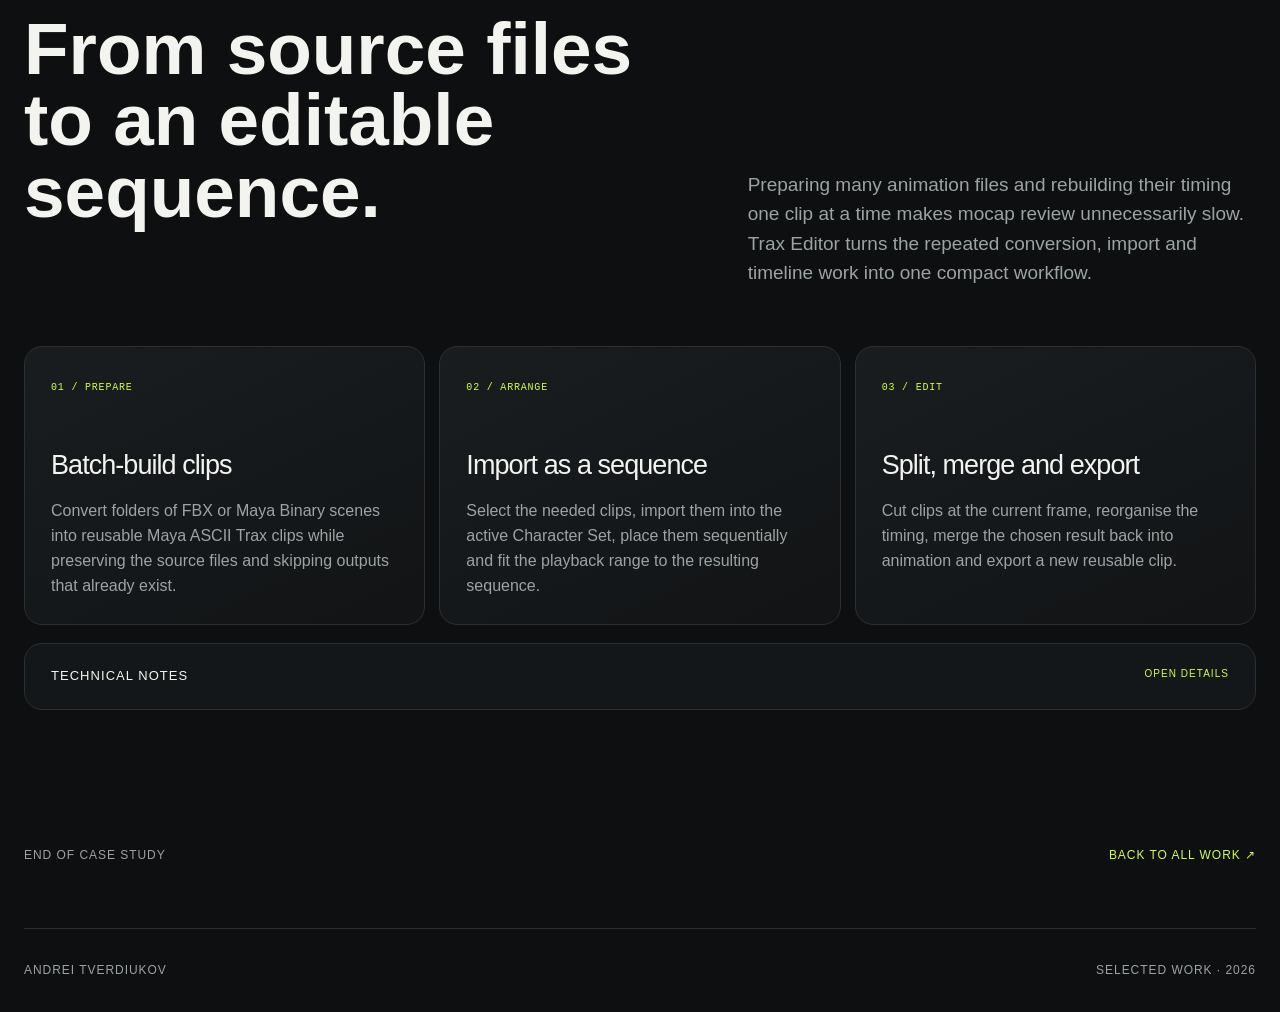
<file: projects/trax-editor.html>
<!doctype html>
<html lang="en">
<head>
  <meta charset="utf-8">
  <meta name="viewport" content="width=device-width, initial-scale=1">
  <meta name="description" content="Trax Editor — a Maya animation-clip workflow by Andrei Tverdiukov.">
  <title>Trax Editor — Andrei Tverdiukov</title>
  <link rel="stylesheet" href="../assets/styles.css?v=20260827-1">
  <script src="../assets/site.js" defer></script>
</head>
<body class="compact-case">
  <header class="site-header">
    <a class="brand" href="../index.html" aria-label="Andrei Tverdiukov — Home">
      <span class="brand-mark">AT</span>
      <span>Andrei Tverdiukov</span>
    </a>
    <nav class="site-nav" aria-label="Project navigation">
      <a href="#overview">Overview</a>
      <a href="#workflow">Workflow</a>
      <a href="../index.html">All work</a>
    </nav>
  </header>

  <main>
    <section class="case-hero page-shell" id="overview">
      <div class="case-kicker reveal">
        <span>Case study · 09</span>
        <span>Personal animation tool</span>
      </div>
      <h1 class="reveal case-title-medium">Trax<br><span>Editor</span></h1>
      <div class="case-summary reveal">
        <p>A focused module inside Tkv Mocap Tools for turning source animation files into reusable Trax clips, arranging them quickly and finishing the result without rebuilding the timeline by hand.</p>
        <dl class="case-meta">
          <div><dt>Role</dt><dd>Workflow design &amp; development</dd></div>
          <div><dt>Built with</dt><dd>Python · Maya Trax · Maya Standalone</dd></div>
          <div><dt>Tested on</dt><dd>Maya 2025 · macOS</dd></div>
        </dl>
      </div>
    </section>

    <section class="hero-video-wrap page-shell reveal">
      <div class="case-video-item">
        <video class="hero-video" controls playsinline preload="metadata" poster="../media/tkv-mocap-tools/web/tkv-trax-editor-poster.jpg?v=20260827-2">
          <source src="../media/tkv-mocap-tools/web/tkv-trax-editor-overview.mp4?v=20260827-2" type="video/mp4">
        </video>
        <div class="video-caption">
          <span>Trax Editor workflow</span>
          <span>01:09</span>
        </div>
      </div>
    </section>

    <section class="compact-story page-shell" id="workflow">
      <div class="compact-story-intro reveal">
        <div>
          <p class="eyebrow">Problem → solution</p>
          <h2>From source files<br>to an editable sequence.</h2>
        </div>
        <p>Preparing many animation files and rebuilding their timing one clip at a time makes mocap review unnecessarily slow. Trax Editor turns the repeated conversion, import and timeline work into one compact workflow.</p>
      </div>

      <div class="compact-workflow-grid">
        <article class="reveal">
          <span>01 / Prepare</span>
          <h3>Batch-build clips</h3>
          <p>Convert folders of FBX or Maya Binary scenes into reusable Maya ASCII Trax clips while preserving the source files and skipping outputs that already exist.</p>
        </article>
        <article class="reveal">
          <span>02 / Arrange</span>
          <h3>Import as a sequence</h3>
          <p>Select the needed clips, import them into the active Character Set, place them sequentially and fit the playback range to the resulting sequence.</p>
        </article>
        <article class="reveal">
          <span>03 / Edit</span>
          <h3>Split, merge and export</h3>
          <p>Cut clips at the current frame, reorganise the timing, merge the chosen result back into animation and export a new reusable clip.</p>
        </article>
      </div>

      <details class="technical-notes reveal">
        <summary>Technical notes <span>Open details</span></summary>
        <div class="technical-notes-grid">
          <div>
            <h3>Safer batch conversion</h3>
            <p>FBX conversion starts from a clean Z-Up scene and reads each source frame rate. Maya Binary scenes are baked to their joint hierarchy before clip export.</p>
          </div>
          <div>
            <h3>Non-destructive import</h3>
            <p>Root-name collisions and clear legacy axis mismatches are handled through temporary clip copies. The original exported clip file is never rewritten.</p>
          </div>
        </div>
      </details>
    </section>

    <section class="next-project page-shell reveal">
      <span>End of case study</span>
      <a href="../index.html">Back to all work <span aria-hidden="true">↗</span></a>
    </section>
  </main>

  <footer class="site-footer page-shell">
    <span>Andrei Tverdiukov</span>
    <span>Selected work · 2026</span>
  </footer>
</body>
</html>
</file>
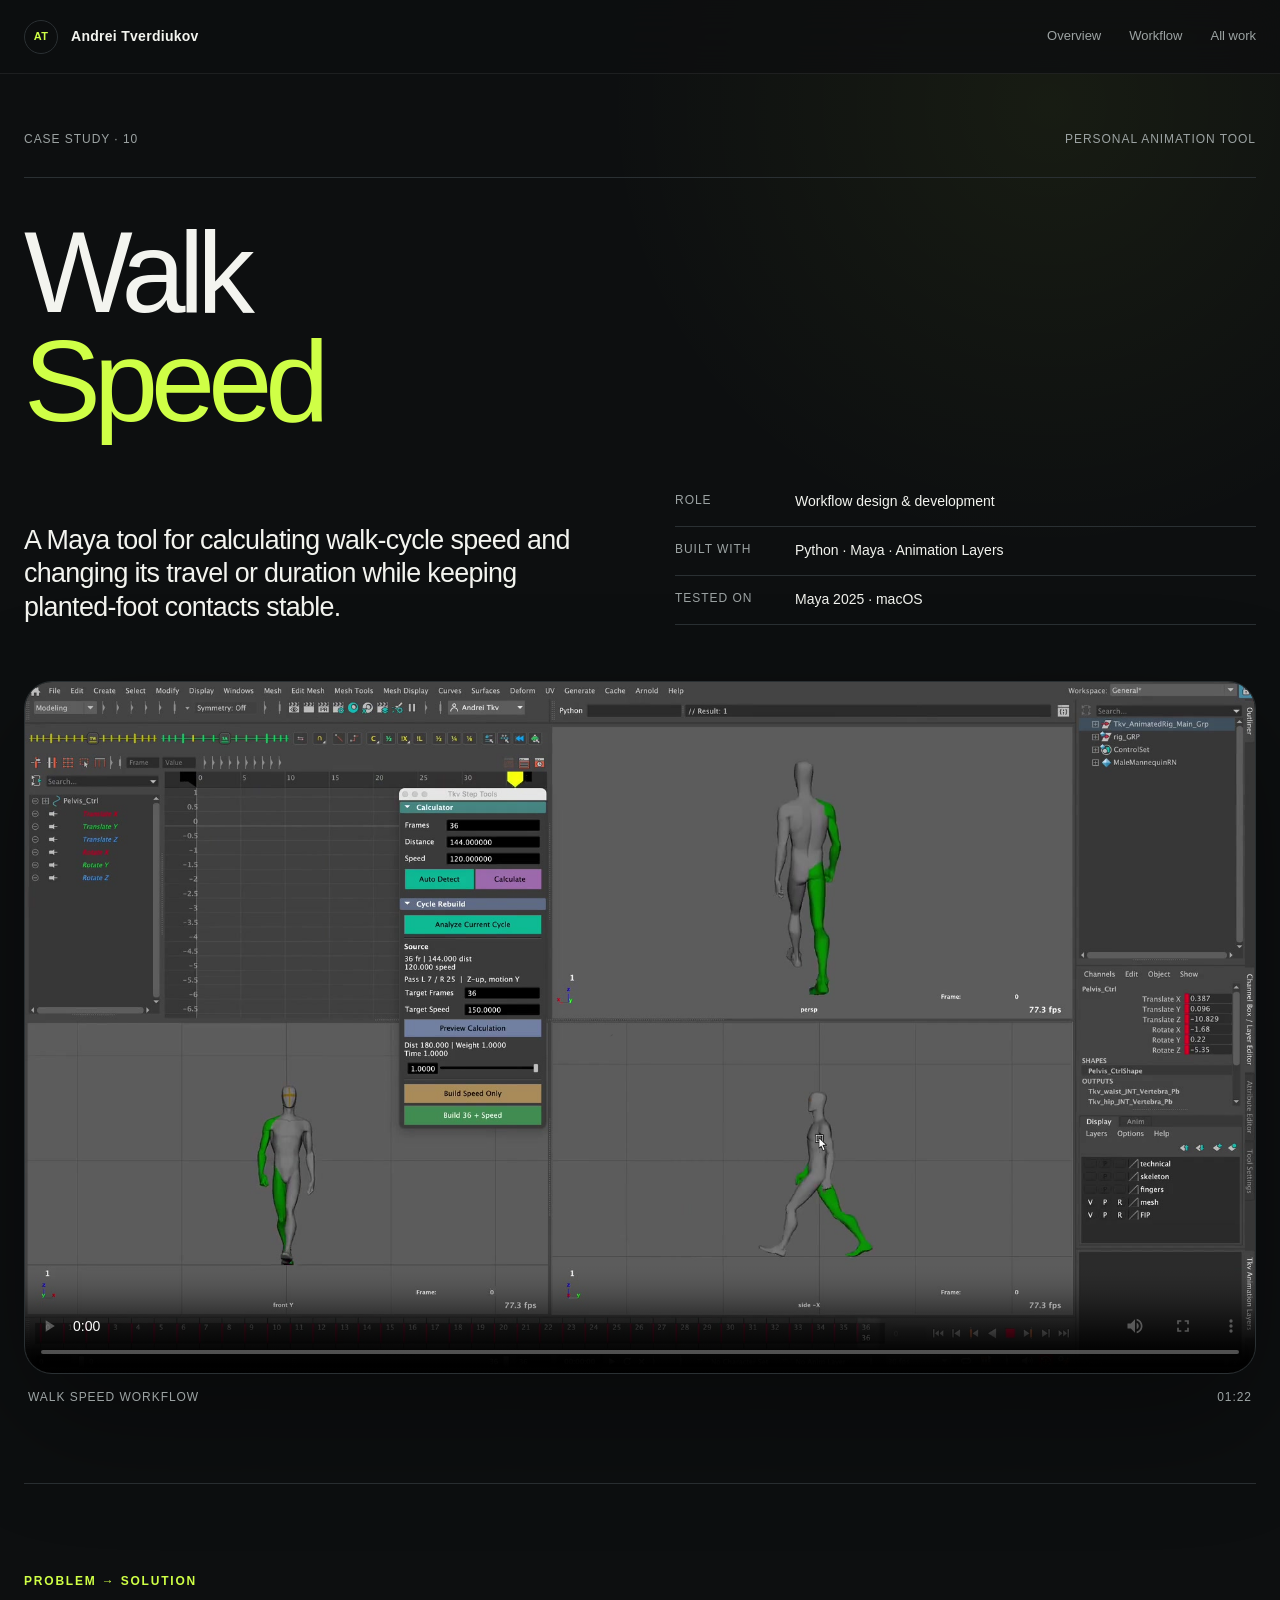
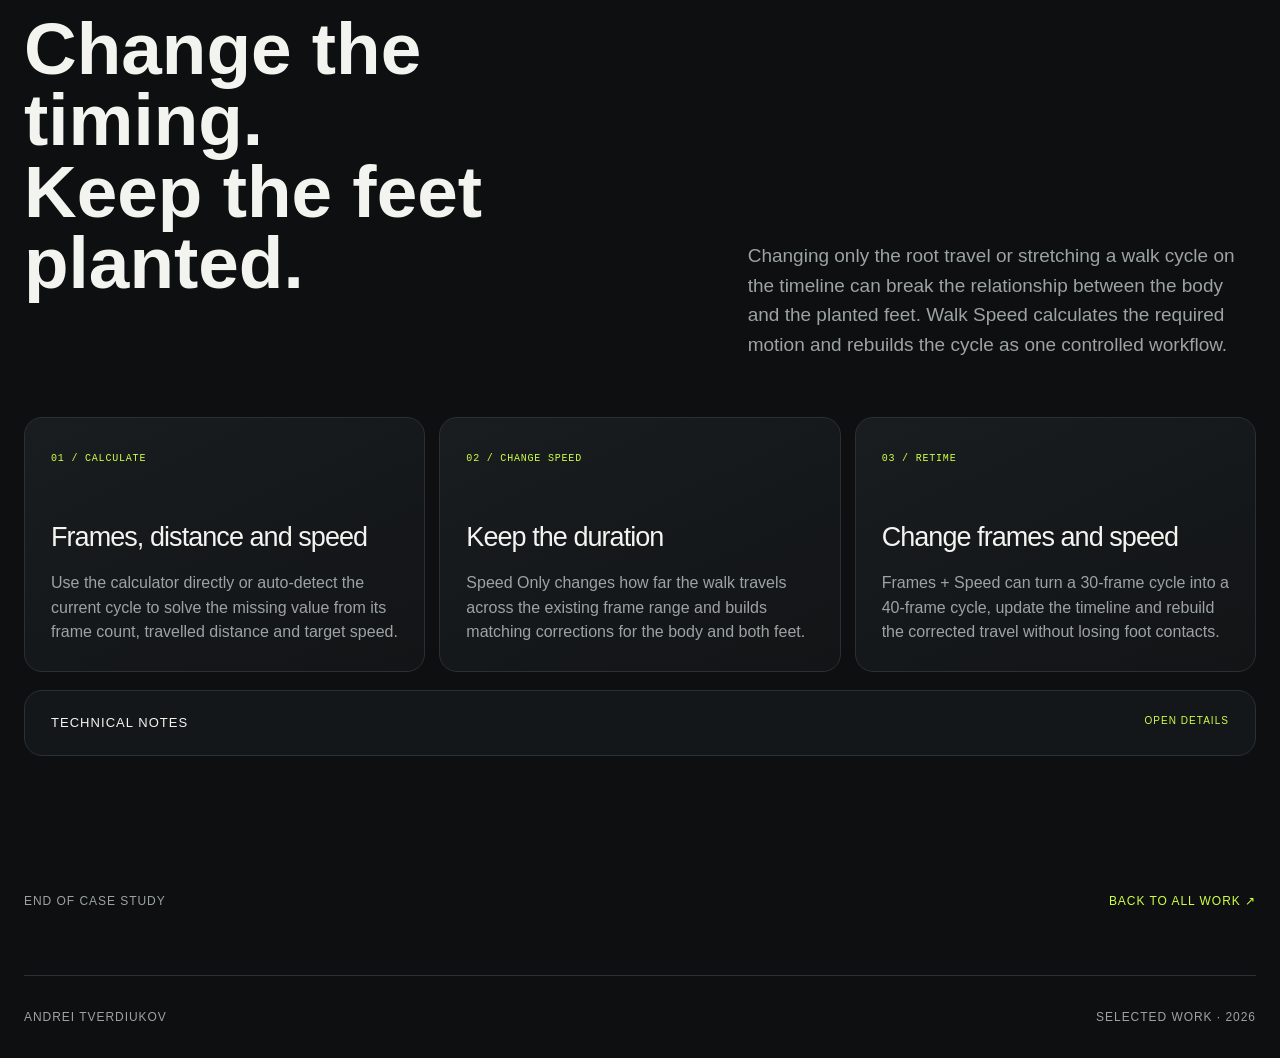
<file: projects/walk-speed.html>
<!doctype html>
<html lang="en">
<head>
  <meta charset="utf-8">
  <meta name="viewport" content="width=device-width, initial-scale=1">
  <meta name="description" content="Walk Speed — a Maya walk-cycle speed and duration workflow by Andrei Tverdiukov.">
  <title>Walk Speed — Andrei Tverdiukov</title>
  <link rel="stylesheet" href="../assets/styles.css?v=20260828-1">
  <script src="../assets/site.js" defer></script>
</head>
<body class="compact-case">
  <header class="site-header">
    <a class="brand" href="../index.html" aria-label="Andrei Tverdiukov — Home">
      <span class="brand-mark">AT</span>
      <span>Andrei Tverdiukov</span>
    </a>
    <nav class="site-nav" aria-label="Project navigation">
      <a href="#overview">Overview</a>
      <a href="#workflow">Workflow</a>
      <a href="../index.html">All work</a>
    </nav>
  </header>

  <main>
    <section class="case-hero page-shell" id="overview">
      <div class="case-kicker reveal">
        <span>Case study · 10</span>
        <span>Personal animation tool</span>
      </div>
      <h1 class="reveal case-title-medium">Walk<br><span>Speed</span></h1>
      <div class="case-summary reveal">
        <p>A Maya tool for calculating walk-cycle speed and changing its travel or duration while keeping planted-foot contacts stable.</p>
        <dl class="case-meta">
          <div><dt>Role</dt><dd>Workflow design &amp; development</dd></div>
          <div><dt>Built with</dt><dd>Python · Maya · Animation Layers</dd></div>
          <div><dt>Tested on</dt><dd>Maya 2025 · macOS</dd></div>
        </dl>
      </div>
    </section>

    <section class="hero-video-wrap page-shell reveal">
      <div class="case-video-item">
        <video class="hero-video" controls playsinline preload="metadata" poster="../media/tkv-step-tools/web/walk-speed-poster.jpg?v=20260828-1">
          <source src="../media/tkv-step-tools/web/walk-speed-overview.mp4?v=20260828-1" type="video/mp4">
        </video>
        <div class="video-caption">
          <span>Walk Speed workflow</span>
          <span>01:22</span>
        </div>
      </div>
    </section>

    <section class="compact-story page-shell" id="workflow">
      <div class="compact-story-intro reveal">
        <div>
          <p class="eyebrow">Problem → solution</p>
          <h2>Change the timing.<br>Keep the feet planted.</h2>
        </div>
        <p>Changing only the root travel or stretching a walk cycle on the timeline can break the relationship between the body and the planted feet. Walk Speed calculates the required motion and rebuilds the cycle as one controlled workflow.</p>
      </div>

      <div class="compact-workflow-grid">
        <article class="reveal">
          <span>01 / Calculate</span>
          <h3>Frames, distance and speed</h3>
          <p>Use the calculator directly or auto-detect the current cycle to solve the missing value from its frame count, travelled distance and target speed.</p>
        </article>
        <article class="reveal">
          <span>02 / Change speed</span>
          <h3>Keep the duration</h3>
          <p>Speed Only changes how far the walk travels across the existing frame range and builds matching corrections for the body and both feet.</p>
        </article>
        <article class="reveal">
          <span>03 / Retime</span>
          <h3>Change frames and speed</h3>
          <p>Frames + Speed can turn a 30-frame cycle into a 40-frame cycle, update the timeline and rebuild the corrected travel without losing foot contacts.</p>
        </article>
      </div>

      <details class="technical-notes reveal">
        <summary>Technical notes <span>Open details</span></summary>
        <div class="technical-notes-grid">
          <div>
            <h3>Foot-contact preservation</h3>
            <p>The tool analyzes the cycle phases and applies one coordinated travel correction to Main and both feet, keeping the body motion and planted contacts in sync.</p>
          </div>
          <div>
            <h3>Controlled rig support</h3>
            <p>Validated rig profiles replace unreliable universal guessing. Apply is one Maya Undo step, verifies the resulting distance and never saves the scene.</p>
          </div>
        </div>
      </details>
    </section>

    <section class="next-project page-shell reveal">
      <span>End of case study</span>
      <a href="../index.html">Back to all work <span aria-hidden="true">↗</span></a>
    </section>
  </main>

  <footer class="site-footer page-shell">
    <span>Andrei Tverdiukov</span>
    <span>Selected work · 2026</span>
  </footer>
</body>
</html>
</file>
<file: assets/styles.css>
:root {
  --bg: #0d0f10;
  --bg-soft: #141719;
  --panel: #181c1e;
  --line: #2a3033;
  --text: #f3f4ef;
  --muted: #9ca3a3;
  --accent: #cfff46;
  --accent-soft: rgba(207, 255, 70, 0.14);
  --max: 1320px;
  --radius: 28px;
}

* {
  box-sizing: border-box;
}

html {
  scroll-behavior: smooth;
}

body {
  margin: 0;
  color: var(--text);
  background:
    radial-gradient(circle at 82% 4%, rgba(207, 255, 70, 0.055), transparent 28rem),
    var(--bg);
  font-family: Inter, -apple-system, BlinkMacSystemFont, "Segoe UI", sans-serif;
  font-size: 16px;
  line-height: 1.55;
  -webkit-font-smoothing: antialiased;
}

a {
  color: inherit;
  text-decoration: none;
}

img,
video,
svg {
  display: block;
  max-width: 100%;
}

button {
  font: inherit;
}

.page-shell {
  width: min(calc(100% - 48px), var(--max));
  margin-inline: auto;
}

.site-header {
  position: sticky;
  z-index: 20;
  top: 0;
  display: flex;
  align-items: center;
  justify-content: space-between;
  min-height: 74px;
  padding: 0 max(24px, calc((100vw - var(--max)) / 2));
  border-bottom: 1px solid rgba(255, 255, 255, 0.07);
  background: rgba(13, 15, 16, 0.78);
  backdrop-filter: blur(18px);
}

.brand,
.site-nav {
  display: flex;
  align-items: center;
}

.brand {
  gap: 13px;
  font-size: 14px;
  font-weight: 650;
  letter-spacing: 0.02em;
}

.brand-mark {
  display: grid;
  width: 34px;
  height: 34px;
  place-items: center;
  border: 1px solid var(--line);
  border-radius: 50%;
  color: var(--accent);
  font-size: 11px;
}

.site-nav {
  gap: 28px;
  color: var(--muted);
  font-size: 13px;
}

.site-nav a,
.text-link {
  transition: color 180ms ease;
}

.site-nav a:hover,
.text-link:hover {
  color: var(--accent);
}

.header-socials {
  display: flex;
  gap: 9px;
  align-items: center;
}

.header-social-link {
  display: grid;
  width: 30px;
  height: 30px;
  place-items: center;
  border: 1px solid rgba(255, 255, 255, 0.12);
  border-radius: 9px;
  color: var(--muted);
  background: rgba(255, 255, 255, 0.025);
  transition: border-color 180ms ease, color 180ms ease, background 180ms ease, transform 180ms ease;
}

.header-social-link:hover,
.header-social-link:focus-visible {
  border-color: rgba(207, 255, 70, 0.52);
  color: var(--accent);
  background: rgba(207, 255, 70, 0.06);
  outline: none;
  transform: translateY(-2px);
}

.header-social-link svg {
  width: 15px;
  height: 15px;
  overflow: visible;
  fill: none;
  stroke: currentColor;
  stroke-linecap: round;
  stroke-linejoin: round;
  stroke-width: 1.6;
}

.header-social-link:nth-child(2) svg {
  fill: currentColor;
  stroke: none;
}

.header-social-linkedin {
  padding-top: 1px;
  font-family: Arial, Helvetica, sans-serif;
  font-size: 15px;
  font-weight: 700;
  letter-spacing: -0.07em;
}

.eyebrow {
  margin: 0 0 22px;
  color: var(--accent);
  font-size: 12px;
  font-weight: 700;
  letter-spacing: 0.15em;
  text-transform: uppercase;
}

.home-hero {
  display: grid;
  min-height: 680px;
  grid-template-columns: 1.08fr 0.92fr;
  align-items: center;
  gap: clamp(36px, 7vw, 110px);
  padding-block: 74px 88px;
}

.hero-copy h1,
.case-hero h1 {
  margin: 0;
  font-weight: 520;
  letter-spacing: -0.06em;
  line-height: 0.95;
}

.hero-copy h1 {
  max-width: 780px;
  font-size: clamp(58px, 6.7vw, 104px);
}

.hero-copy h1 span,
.case-hero h1 span {
  color: var(--accent);
}

.hero-intro {
  max-width: 650px;
  margin: 38px 0 30px;
  color: var(--muted);
  font-size: clamp(18px, 1.6vw, 24px);
}

.text-link {
  display: inline-flex;
  gap: 12px;
  align-items: center;
  padding-bottom: 7px;
  border-bottom: 1px solid currentColor;
  font-size: 14px;
}

.curve-stage {
  position: relative;
  overflow: hidden;
  border: 1px solid var(--line);
  border-radius: var(--radius);
  background: linear-gradient(145deg, #171a1c, #101214);
  box-shadow: 0 40px 100px rgba(0, 0, 0, 0.32);
}

.curve-stage::before {
  position: absolute;
  z-index: 1;
  top: 23px;
  left: 23px;
  width: 8px;
  height: 8px;
  border-radius: 50%;
  background: var(--accent);
  box-shadow: 18px 0 0 #596064, 36px 0 0 #343a3d;
  content: "";
}

.curve-stage svg {
  width: 100%;
  min-height: 410px;
  padding: 48px 20px 10px;
}

.curve-grid {
  fill: none;
  stroke: rgba(255, 255, 255, 0.055);
  stroke-width: 1;
}

.curve-line {
  fill: none;
  stroke: var(--accent);
  stroke-width: 3;
  filter: drop-shadow(0 0 12px rgba(207, 255, 70, 0.32));
}

.curve-keys rect {
  fill: var(--bg-soft);
  stroke: var(--accent);
  stroke-width: 2;
}

.curve-label {
  position: absolute;
  right: 26px;
  bottom: 19px;
  color: #62696c;
  font-family: ui-monospace, SFMono-Regular, Menlo, monospace;
  font-size: 11px;
}

.work-section,
.toolkit-section,
.highlights-section,
.decisions-section {
  padding-block: 140px;
}

.work-section {
  min-height: 900px;
  border-top: 1px solid var(--line);
}

.section-heading {
  display: grid;
  grid-template-columns: 0.68fr 1.32fr;
  gap: 40px;
  margin-bottom: 64px;
}

.section-heading h2,
.story-heading h2,
.about-copy h2 {
  margin: 0;
  font-size: clamp(38px, 5vw, 72px);
  font-weight: 520;
  letter-spacing: -0.045em;
  line-height: 1.04;
}

.project-count {
  display: flex;
  gap: 12px;
  align-items: baseline;
  margin: 0;
  color: var(--muted);
  font-size: 13px;
  text-transform: uppercase;
  letter-spacing: 0.08em;
}

.project-count span {
  color: var(--text);
  font-size: 30px;
  letter-spacing: -0.05em;
}

.catalog-key {
  display: flex;
  gap: 26px;
  align-items: center;
  margin-bottom: 30px;
  padding: 17px 0;
  border-top: 1px solid var(--line);
  border-bottom: 1px solid var(--line);
  color: #6f7779;
  font-size: 11px;
  text-transform: uppercase;
  letter-spacing: 0.11em;
}

.catalog-key span:first-child {
  color: var(--text);
}

.catalog-key .is-active::before {
  display: inline-block;
  width: 6px;
  height: 6px;
  margin-right: 8px;
  border-radius: 50%;
  background: var(--accent);
  content: "";
}

.project-grid {
  display: grid;
  grid-template-columns: repeat(4, minmax(0, 1fr));
  gap: 22px;
}

.catalog-card {
  overflow: hidden;
  border: 1px solid var(--line);
  border-radius: 22px;
  background: var(--panel);
  transition: border-color 260ms ease, transform 260ms ease, box-shadow 260ms ease;
}

.catalog-card:hover,
.catalog-card:focus-visible {
  border-color: #536063;
  outline: none;
  transform: translateY(-6px);
  box-shadow: 0 26px 70px rgba(0, 0, 0, 0.35);
}

.catalog-cover {
  position: relative;
  overflow: hidden;
  aspect-ratio: 4 / 3;
  border-bottom: 1px solid var(--line);
  background:
    radial-gradient(circle at 72% 22%, rgba(207, 255, 70, 0.13), transparent 38%),
    linear-gradient(145deg, #171b1d, #0e1011);
}

.cover-grid {
  position: absolute;
  inset: 0;
  opacity: 0.55;
  background-image:
    linear-gradient(rgba(255, 255, 255, 0.045) 1px, transparent 1px),
    linear-gradient(90deg, rgba(255, 255, 255, 0.045) 1px, transparent 1px);
  background-size: 46px 46px;
  mask-image: linear-gradient(to bottom, black, transparent 94%);
}

.cover-category {
  position: absolute;
  z-index: 2;
  top: 15px;
  right: 15px;
  left: 15px;
  color: var(--accent);
  font-family: ui-monospace, SFMono-Regular, Menlo, monospace;
  overflow: hidden;
  font-size: 7px;
  font-weight: 700;
  letter-spacing: 0.1em;
  line-height: 1.3;
  text-overflow: ellipsis;
  text-transform: uppercase;
  white-space: nowrap;
}

.cover-curve {
  position: absolute;
  right: -4%;
  bottom: 6%;
  width: 78%;
  filter: drop-shadow(0 0 11px rgba(207, 255, 70, 0.28));
}

.cover-curve path {
  fill: none;
  stroke: var(--accent);
  stroke-width: 4;
}

.cover-curve rect {
  fill: #111416;
  stroke: var(--accent);
  stroke-width: 2;
}

.cover-toolbar {
  position: absolute;
  z-index: 2;
  top: 48px;
  left: 20px;
  display: flex;
  gap: 4px;
  padding: 7px;
  border: 1px solid rgba(255, 255, 255, 0.11);
  border-radius: 7px;
  background: rgba(10, 12, 13, 0.82);
}

.cover-toolbar i {
  display: block;
  width: 17px;
  height: 8px;
  border-radius: 2px;
  background: #5a6264;
}

.cover-toolbar i:nth-child(2n) {
  background: var(--accent);
}

.cover-name {
  position: absolute;
  z-index: 2;
  left: 22px;
  bottom: 24px;
  max-width: 220px;
  font-size: clamp(30px, 3.1vw, 48px);
  font-weight: 560;
  letter-spacing: -0.06em;
  line-height: 0.86;
}

.cover-promise {
  position: absolute;
  z-index: 2;
  top: 43px;
  right: 15px;
  left: 15px;
  width: auto;
}

.cover-promise strong {
  display: block;
  color: var(--text);
  font-size: clamp(29px, 2.45vw, 40px);
  font-weight: 570;
  letter-spacing: -0.065em;
  line-height: 0.86;
  text-transform: uppercase;
}

.cover-promise span {
  display: block;
  max-width: 250px;
  margin-top: 9px;
  color: #a7afb0;
  font-size: 9px;
  line-height: 1.3;
}

.cover-feature-list {
  position: absolute;
  z-index: 2;
  right: 14px;
  bottom: 36px;
  left: 14px;
  display: flex;
  max-width: none;
  flex-wrap: wrap;
  justify-content: flex-start;
  gap: 4px;
  margin: 0;
  padding: 0;
  list-style: none;
}

.cover-feature-list li {
  padding: 4px 5px;
  border: 1px solid rgba(255, 255, 255, 0.14);
  border-radius: 5px;
  color: var(--accent);
  background: rgba(8, 10, 11, 0.78);
  font-family: ui-monospace, SFMono-Regular, Menlo, monospace;
  font-size: 7px;
  letter-spacing: 0.02em;
  text-transform: uppercase;
  white-space: nowrap;
}

.cover-feature-list-wide {
  max-width: none;
}

.preview-hint {
  position: absolute;
  z-index: 2;
  right: 12px;
  bottom: 9px;
  padding: 5px 7px;
  border: 1px solid rgba(255, 255, 255, 0.13);
  border-radius: 999px;
  color: #8e9697;
  background: rgba(10, 12, 13, 0.72);
  font-size: 7px;
  letter-spacing: 0.08em;
  text-transform: uppercase;
}

.media-intake-cover {
  background:
    radial-gradient(circle at 66% 48%, rgba(207, 255, 70, 0.16), transparent 32%),
    linear-gradient(145deg, #171b1d, #0e1011);
}

.intake-url {
  position: absolute;
  top: 64px;
  right: 24px;
  display: flex;
  width: 48%;
  height: 32px;
  gap: 5px;
  align-items: center;
  padding: 0 10px;
  border: 1px solid rgba(255, 255, 255, 0.12);
  border-radius: 8px;
  background: rgba(8, 10, 11, 0.72);
}

.intake-url span {
  order: 2;
  width: 72%;
  height: 3px;
  margin-left: 6px;
  border-radius: 999px;
  background: #596164;
}

.intake-url i {
  width: 5px;
  height: 5px;
  border-radius: 50%;
  background: #465053;
}

.intake-url i:first-of-type {
  background: var(--accent);
}

.intake-flow {
  position: absolute;
  right: 2%;
  bottom: 2%;
  width: 78%;
}

.intake-flow path {
  fill: none;
  stroke: #768083;
  stroke-width: 3;
}

.intake-flow rect {
  fill: #121617;
  stroke: var(--accent);
  stroke-width: 3;
}

.intake-flow .intake-play {
  fill: var(--accent);
  stroke: none;
}

.dubbing-cover {
  background:
    radial-gradient(circle at 74% 34%, rgba(207, 255, 70, 0.13), transparent 36%),
    linear-gradient(145deg, #171b1d, #0e1011);
}

.dub-wave {
  position: absolute;
  right: 4%;
  bottom: 22%;
  display: flex;
  width: 62%;
  height: 42%;
  align-items: center;
  justify-content: center;
  gap: 7px;
}

.dub-wave i,
.timeline-wave i {
  display: block;
  width: 5px;
  border-radius: 99px;
  background: var(--accent);
  box-shadow: 0 0 12px rgba(207, 255, 70, 0.24);
}

.dub-wave i:nth-child(1), .dub-wave i:nth-child(12) { height: 18%; }
.dub-wave i:nth-child(2), .dub-wave i:nth-child(11) { height: 38%; }
.dub-wave i:nth-child(3), .dub-wave i:nth-child(10) { height: 68%; }
.dub-wave i:nth-child(4), .dub-wave i:nth-child(9) { height: 92%; }
.dub-wave i:nth-child(5), .dub-wave i:nth-child(8) { height: 54%; }
.dub-wave i:nth-child(6), .dub-wave i:nth-child(7) { height: 76%; }

.dub-language {
  position: absolute;
  top: 54px;
  right: 25px;
  display: flex;
  gap: 9px;
  align-items: center;
  font-family: ui-monospace, SFMono-Regular, Menlo, monospace;
}

.dub-language span {
  display: grid;
  min-width: 36px;
  height: 36px;
  padding-inline: 8px;
  place-items: center;
  border: 1px solid #4b5558;
  border-radius: 8px;
  color: var(--text);
  background: rgba(9, 11, 12, 0.72);
  font-size: 11px;
}

.dub-language span:last-child,
.dub-language b {
  color: var(--accent);
}

.media-utilities-cover {
  background:
    radial-gradient(circle at 75% 34%, rgba(207, 255, 70, 0.1), transparent 36%),
    linear-gradient(145deg, #171b1d, #0e1011);
}

.mirror-tools-cover {
  background:
    linear-gradient(90deg, rgba(207, 255, 70, 0.045) 0 49.8%, rgba(207, 255, 70, 0.28) 50%, rgba(207, 255, 70, 0.045) 50.2% 100%),
    radial-gradient(circle at 50% 52%, rgba(207, 255, 70, 0.15), transparent 34%),
    linear-gradient(145deg, #171b1d, #0e1011);
}

.default-pose-cover {
  background:
    radial-gradient(circle at 76% 46%, rgba(207, 255, 70, 0.17), transparent 27%),
    linear-gradient(145deg, #171b1d, #0e1011);
}

.playblast-cover {
  background:
    radial-gradient(circle at 76% 38%, rgba(207, 255, 70, 0.16), transparent 28%),
    linear-gradient(145deg, #171b1d, #0e1011);
}

.motion-trail-cover {
  background:
    radial-gradient(circle at 76% 42%, rgba(207, 255, 70, 0.17), transparent 30%),
    linear-gradient(145deg, #171b1d, #0e1011);
}

.retarget-cover {
  background:
    radial-gradient(circle at 76% 40%, rgba(207, 255, 70, 0.17), transparent 30%),
    linear-gradient(145deg, #171b1d, #0e1011);
}

.trax-cover {
  background:
    radial-gradient(circle at 76% 40%, rgba(207, 255, 70, 0.17), transparent 30%),
    linear-gradient(145deg, #171b1d, #0e1011);
}

.walk-speed-cover {
  background:
    radial-gradient(circle at 77% 40%, rgba(207, 255, 70, 0.18), transparent 31%),
    linear-gradient(145deg, #171b1d, #0e1011);
}

.walk-speed-cover .cover-promise span {
  max-width: 120px;
}

.walk-speed-readout {
  position: absolute;
  z-index: 2;
  top: 65px;
  right: 18px;
  display: grid;
  width: 118px;
  grid-template-columns: 1fr auto 1fr;
  gap: 5px;
  align-items: center;
  padding: 13px 10px 10px;
  border: 1px solid rgba(207, 255, 70, 0.42);
  border-radius: 10px;
  color: var(--accent);
  background: rgba(8, 10, 11, 0.82);
  font-family: ui-monospace, SFMono-Regular, Menlo, monospace;
  transform: rotate(-3deg);
  box-shadow: 0 0 18px rgba(207, 255, 70, 0.08);
}

.walk-speed-readout span {
  font-size: 14px;
  text-align: center;
}

.walk-speed-readout b {
  font-size: 14px;
  font-weight: 400;
}

.walk-speed-readout small {
  grid-column: 1 / -1;
  padding-top: 7px;
  border-top: 1px solid rgba(255, 255, 255, 0.1);
  color: #899194;
  font-size: 7px;
  letter-spacing: 0.08em;
  text-align: center;
  text-transform: uppercase;
}

.walk-speed-cover .catalog-preview {
  object-position: 20% center;
}

.trax-clip-stack {
  position: absolute;
  z-index: 2;
  top: 57px;
  right: 23px;
  display: grid;
  width: 132px;
  grid-template-columns: repeat(4, 1fr);
  gap: 4px;
  align-items: start;
  transform: rotate(-4deg);
}

.trax-clip-stack i {
  display: grid;
  height: 34px;
  place-items: center;
  border: 1px solid rgba(207, 255, 70, 0.45);
  border-radius: 4px;
  color: var(--accent);
  background: rgba(8, 10, 11, 0.82);
  font-family: ui-monospace, SFMono-Regular, Menlo, monospace;
  font-size: 8px;
  font-style: normal;
  letter-spacing: 0.08em;
  box-shadow: 0 0 14px rgba(207, 255, 70, 0.08);
}

.trax-clip-stack i:nth-child(2) { margin-top: 19px; }
.trax-clip-stack i:nth-child(3) { margin-top: 38px; }
.trax-clip-stack i:nth-child(4) { margin-top: 57px; }

.trax-cover .cover-promise span {
  max-width: 185px;
}

.trax-cover .catalog-preview {
  object-position: 18% center;
}

.retarget-mark {
  position: absolute;
  z-index: 2;
  top: 66px;
  right: 18px;
  display: flex;
  align-items: center;
  gap: 7px;
  transform: rotate(-3deg);
}

.retarget-mark span {
  display: grid;
  width: 48px;
  height: 58px;
  place-items: end center;
  padding-bottom: 7px;
  border: 1px solid rgba(207, 255, 70, 0.42);
  border-radius: 22px 22px 10px 10px;
  color: var(--accent);
  background:
    radial-gradient(circle at 50% 22%, var(--accent) 0 5px, transparent 6px),
    linear-gradient(90deg, transparent 47%, rgba(207, 255, 70, 0.65) 48% 52%, transparent 53%) 50% 17px / 100% 26px no-repeat,
    rgba(8, 10, 11, 0.8);
  font-family: ui-monospace, SFMono-Regular, Menlo, monospace;
  font-size: 6px;
  letter-spacing: 0.08em;
  text-transform: uppercase;
}

.retarget-mark b {
  color: var(--accent);
  font-size: 18px;
  font-weight: 400;
}

.retarget-cover .cover-promise span {
  max-width: 118px;
}

.retarget-cover .catalog-preview {
  object-position: left center;
}

.motion-trail-mark {
  position: absolute;
  z-index: 2;
  top: 58px;
  right: 22px;
  width: 126px;
  height: 112px;
  transform: rotate(-8deg);
}

.motion-trail-mark::before,
.motion-trail-mark::after {
  position: absolute;
  border-top: 2px solid rgba(207, 255, 70, 0.72);
  border-radius: 50%;
  content: "";
}

.motion-trail-mark::before {
  inset: 24px 12px 30px 6px;
  transform: rotate(20deg);
}

.motion-trail-mark::after {
  inset: 44px 2px 8px 34px;
  transform: rotate(-24deg);
}

.motion-trail-mark i {
  position: absolute;
  width: 7px;
  height: 7px;
  border: 1px solid var(--accent);
  border-radius: 50%;
  background: #111516;
  box-shadow: 0 0 10px rgba(207, 255, 70, 0.38);
}

.motion-trail-mark i:nth-child(1) { left: 2px; top: 64px; }
.motion-trail-mark i:nth-child(2) { left: 20px; top: 38px; }
.motion-trail-mark i:nth-child(3) { left: 44px; top: 24px; }
.motion-trail-mark i:nth-child(4) { left: 67px; top: 29px; background: var(--accent); }
.motion-trail-mark i:nth-child(5) { left: 88px; top: 48px; }
.motion-trail-mark i:nth-child(6) { left: 105px; top: 72px; }
.motion-trail-mark i:nth-child(7) { left: 117px; top: 98px; }

.motion-trail-cover .cover-promise span {
  max-width: 185px;
}

.motion-trail-cover .catalog-preview {
  object-position: 20% center;
}

.playblast-camera-stack {
  position: absolute;
  z-index: 2;
  top: 62px;
  right: 22px;
  display: grid;
  width: 108px;
  gap: 6px;
  transform: rotate(-3deg);
}

.playblast-camera-stack span {
  display: flex;
  height: 32px;
  align-items: center;
  justify-content: space-between;
  padding: 0 10px;
  border: 1px solid rgba(207, 255, 70, 0.34);
  border-radius: 5px;
  color: var(--accent);
  background: rgba(8, 10, 11, 0.82);
  font-family: ui-monospace, SFMono-Regular, Menlo, monospace;
  font-size: 8px;
  letter-spacing: 0.1em;
}

.playblast-camera-stack span::after {
  width: 7px;
  height: 7px;
  border-radius: 50%;
  background: var(--accent);
  box-shadow: 0 0 10px rgba(207, 255, 70, 0.42);
  content: "";
}

.playblast-cover .cover-promise span {
  max-width: 180px;
}

.playblast-cover .catalog-preview {
  object-position: 68% center;
}

.pose-reset-mark {
  position: absolute;
  z-index: 2;
  top: 50px;
  right: 18px;
  display: grid;
  width: 58px;
  grid-template-columns: repeat(3, 1fr);
  gap: 4px;
  align-items: center;
}

.pose-reset-mark span {
  display: grid;
  height: 18px;
  place-items: center;
  border: 1px solid rgba(207, 255, 70, 0.42);
  border-radius: 4px;
  color: var(--accent);
  background: rgba(8, 10, 11, 0.78);
  font-family: ui-monospace, SFMono-Regular, Menlo, monospace;
  font-size: 8px;
}

.pose-reset-mark b {
  grid-column: 1 / -1;
  color: rgba(207, 255, 70, 0.58);
  font-size: 40px;
  font-weight: 400;
  line-height: 1;
  text-align: center;
}

.default-pose-cover .cover-promise span {
  max-width: 175px;
}

.default-pose-cover .catalog-preview {
  object-position: 24% center;
}

.mirror-tools-cover::before,
.mirror-tools-cover::after {
  position: absolute;
  z-index: 1;
  top: 47%;
  width: 74px;
  height: 108px;
  border: 2px solid rgba(207, 255, 70, 0.45);
  border-radius: 50% 50% 46% 46%;
  content: "";
  transform: translateY(-50%) rotate(-8deg);
}

.mirror-tools-cover::before {
  right: calc(50% + 34px);
}

.mirror-tools-cover::after {
  left: calc(50% + 34px);
  transform: translateY(-50%) scaleX(-1) rotate(-8deg);
}

.utility-tiles {
  position: absolute;
  right: 5%;
  bottom: 15%;
  display: grid;
  width: 54%;
  grid-template-columns: repeat(2, 1fr);
  gap: 8px;
  transform: rotate(-3deg);
}

.utility-tiles span {
  display: flex;
  min-height: 72px;
  flex-direction: column;
  justify-content: space-between;
  padding: 11px;
  border: 1px solid rgba(255, 255, 255, 0.13);
  border-radius: 9px;
  background: rgba(11, 14, 15, 0.84);
}

.utility-tiles b {
  color: var(--accent);
  font-family: ui-monospace, SFMono-Regular, Menlo, monospace;
  font-size: 18px;
}

.utility-tiles i {
  color: #70797b;
  font-size: 9px;
  font-style: normal;
  letter-spacing: 0.09em;
  text-transform: uppercase;
}

.catalog-preview {
  position: absolute;
  z-index: 4;
  inset: 0;
  display: none;
  width: 100%;
  height: 100%;
  object-fit: cover;
  transform: scale(1.025);
  transition: transform 800ms ease;
}

.catalog-card.is-previewing .catalog-preview {
  display: block;
  transform: scale(1);
}

.mirror-tools-cover .catalog-preview {
  object-position: 24% center;
}

.catalog-card-copy {
  padding: 22px;
}

.catalog-meta,
.catalog-tags,
.catalog-open {
  display: flex;
  align-items: center;
}

.catalog-meta {
  gap: 9px;
  color: #7e8789;
  font-size: 9px;
  text-transform: uppercase;
  letter-spacing: 0.1em;
}

.catalog-meta span + span::before {
  margin-right: 9px;
  color: #40474a;
  content: "/";
}

.catalog-card h3 {
  margin: 13px 0 9px;
  font-size: 28px;
  font-weight: 550;
  letter-spacing: -0.04em;
}

.catalog-card-copy > p {
  min-height: 76px;
  margin: 0;
  color: var(--muted);
  font-size: 14px;
}

.catalog-tags {
  flex-wrap: wrap;
  gap: 6px;
  margin-top: 22px;
}

.catalog-tags span {
  padding: 5px 8px;
  border: 1px solid var(--line);
  border-radius: 5px;
  color: #858e90;
  font-family: ui-monospace, SFMono-Regular, Menlo, monospace;
  font-size: 9px;
}

.catalog-open {
  justify-content: space-between;
  margin-top: 22px;
  padding-top: 16px;
  border-top: 1px solid var(--line);
  color: var(--accent);
  font-size: 11px;
  text-transform: uppercase;
  letter-spacing: 0.09em;
}

.project-card {
  display: block;
  overflow: hidden;
  border: 1px solid var(--line);
  border-radius: var(--radius);
  background: var(--panel);
  transition: transform 280ms ease, border-color 280ms ease;
}

.project-card:hover {
  border-color: #4b5659;
  transform: translateY(-6px);
}

.project-media {
  position: relative;
  overflow: hidden;
  aspect-ratio: 16 / 8.8;
  background: #111;
}

.project-media img {
  width: 100%;
  height: 100%;
  object-fit: cover;
  transition: transform 500ms ease;
}

.project-card:hover .project-media img {
  transform: scale(1.018);
}

.project-index {
  position: absolute;
  top: 22px;
  right: 22px;
  display: grid;
  width: 48px;
  height: 48px;
  place-items: center;
  border-radius: 50%;
  color: #111;
  background: var(--accent);
  font-size: 12px;
  font-weight: 800;
}

.project-card-copy {
  display: flex;
  align-items: flex-end;
  justify-content: space-between;
  gap: 36px;
  padding: clamp(26px, 4vw, 52px);
}

.project-type,
.feature-index,
.case-kicker,
.video-caption,
.next-project,
.case-meta dt {
  color: var(--muted);
  font-size: 12px;
  letter-spacing: 0.08em;
  text-transform: uppercase;
}

.project-card h3 {
  margin: 6px 0 12px;
  font-size: clamp(34px, 4vw, 62px);
  font-weight: 540;
  letter-spacing: -0.045em;
}

.project-card-copy p:last-child {
  max-width: 680px;
  margin: 0;
  color: var(--muted);
  font-size: 18px;
}

.round-arrow {
  display: grid;
  min-width: 64px;
  height: 64px;
  place-items: center;
  border: 1px solid #3a4245;
  border-radius: 50%;
  font-size: 24px;
}

.about-section {
  display: grid;
  grid-template-columns: 0.68fr 1.32fr;
  gap: 40px;
  padding-block: 160px;
  border-top: 1px solid var(--line);
}

.about-number {
  color: var(--accent);
  font-size: clamp(80px, 13vw, 190px);
  font-weight: 500;
  letter-spacing: -0.08em;
  line-height: 0.8;
}

.about-copy > p:last-child {
  max-width: 760px;
  margin: 34px 0 0;
  color: var(--muted);
  font-size: 20px;
}

.case-hero {
  padding-block: 80px 56px;
}

.case-kicker {
  display: flex;
  justify-content: space-between;
  padding-bottom: 28px;
  border-bottom: 1px solid var(--line);
}

.case-hero h1 {
  margin-top: 60px;
  font-size: clamp(86px, 15vw, 210px);
}

.case-hero h1.case-title-medium {
  max-width: 1180px;
  font-size: clamp(70px, 11vw, 154px);
}

.case-summary {
  display: grid;
  grid-template-columns: 1fr 1fr;
  gap: 70px;
  align-items: end;
  margin-top: 72px;
}

.case-summary > p {
  max-width: 720px;
  margin: 0;
  font-size: clamp(24px, 2.6vw, 38px);
  letter-spacing: -0.025em;
  line-height: 1.25;
}

.case-meta {
  display: grid;
  gap: 0;
  margin: 0;
}

.case-meta div {
  display: grid;
  grid-template-columns: 120px 1fr;
  padding: 13px 0;
  border-bottom: 1px solid var(--line);
}

.case-meta dt,
.case-meta dd {
  margin: 0;
}

.case-meta dd {
  font-size: 14px;
}

.hero-video-wrap {
  padding-block: 36px 120px;
}

.case-visual-wrap {
  padding-block: 36px 120px;
}

.case-visual {
  position: relative;
  overflow: hidden;
  min-height: 520px;
  padding: clamp(24px, 4vw, 54px);
  border: 1px solid var(--line);
  border-radius: var(--radius);
  background:
    linear-gradient(rgba(255, 255, 255, 0.035) 1px, transparent 1px),
    linear-gradient(90deg, rgba(255, 255, 255, 0.035) 1px, transparent 1px),
    radial-gradient(circle at 72% 45%, rgba(207, 255, 70, 0.09), transparent 34%),
    #101315;
  background-size: 48px 48px, 48px 48px, auto, auto;
  box-shadow: 0 45px 120px rgba(0, 0, 0, 0.36);
}

.visual-topline {
  display: flex;
  justify-content: space-between;
  color: #737c7e;
  font-family: ui-monospace, SFMono-Regular, Menlo, monospace;
  font-size: 10px;
  letter-spacing: 0.12em;
}

.visual-topline span:last-child {
  color: var(--accent);
}

.intake-pipeline,
.dub-pipeline {
  display: flex;
  min-height: 360px;
  align-items: center;
  justify-content: center;
  gap: clamp(10px, 1.8vw, 28px);
}

.intake-pipeline article,
.dub-pipeline article {
  display: flex;
  min-width: 0;
  min-height: 130px;
  flex: 1;
  flex-direction: column;
  justify-content: space-between;
  padding: 20px;
  border: 1px solid #343c3f;
  border-radius: 14px;
  background: rgba(14, 17, 18, 0.88);
}

.intake-pipeline article.is-accent,
.dub-pipeline article.is-accent {
  border-color: var(--accent);
  box-shadow: 0 0 38px rgba(207, 255, 70, 0.08);
}

.intake-pipeline article span,
.dub-pipeline article span,
.pipeline-detail-grid > article > span,
.utility-detail-grid > article > span {
  color: var(--accent);
  font-family: ui-monospace, SFMono-Regular, Menlo, monospace;
  font-size: 10px;
  letter-spacing: 0.1em;
}

.intake-pipeline article b,
.dub-pipeline article b {
  margin-top: 24px;
  font-size: clamp(16px, 1.5vw, 22px);
  font-weight: 540;
  letter-spacing: -0.025em;
}

.intake-pipeline article small,
.dub-pipeline article small {
  color: #788183;
  font-size: 10px;
}

.intake-pipeline > i,
.dub-pipeline > i {
  color: #667073;
  font-style: normal;
}

.visual-status {
  display: flex;
  gap: 22px;
  padding-top: 20px;
  border-top: 1px solid var(--line);
  color: #768083;
  font-size: 10px;
  text-transform: uppercase;
  letter-spacing: 0.08em;
}

.visual-status i {
  display: inline-block;
  width: 6px;
  height: 6px;
  margin-right: 6px;
  border-radius: 50%;
  background: var(--accent);
}

.timeline-wave {
  display: flex;
  height: 74px;
  gap: 8px;
  align-items: center;
  padding: 0 20px;
  border: 1px solid #343c3f;
  border-radius: 12px;
  background: rgba(11, 14, 15, 0.75);
}

.timeline-wave span {
  width: 14%;
  height: 2px;
  margin-right: 10px;
  background: #4b5558;
}

.timeline-wave i:nth-of-type(3n) { height: 48px; }
.timeline-wave i:nth-of-type(3n + 1) { height: 22px; }
.timeline-wave i:nth-of-type(3n + 2) { height: 36px; }

.pipeline-section,
.utilities-section {
  padding-block: 140px;
}

.pipeline-detail-grid {
  display: grid;
  grid-template-columns: repeat(6, 1fr);
  border-top: 1px solid var(--line);
  border-left: 1px solid var(--line);
}

.pipeline-detail-grid article {
  min-height: 340px;
  grid-column: span 2;
  padding: 30px;
  border-right: 1px solid var(--line);
  border-bottom: 1px solid var(--line);
}

.pipeline-detail-grid article:nth-child(4),
.pipeline-detail-grid article:nth-child(5) {
  grid-column: span 3;
}

.pipeline-detail-grid h3,
.utility-detail-grid h3 {
  margin: 64px 0 14px;
  font-size: 30px;
  font-weight: 540;
  letter-spacing: -0.035em;
}

.pipeline-detail-grid p,
.utility-detail-grid p {
  color: var(--muted);
}

.pipeline-detail-grid small {
  display: block;
  margin-top: 36px;
  color: #6f787a;
  font-family: ui-monospace, SFMono-Regular, Menlo, monospace;
  font-size: 9px;
  letter-spacing: 0.09em;
}

.utility-dashboard {
  display: grid;
  min-height: 400px;
  grid-template-columns: repeat(3, 1fr);
  gap: 12px;
  align-content: center;
}

.utility-dashboard article {
  display: flex;
  min-height: 150px;
  flex-direction: column;
  justify-content: space-between;
  padding: 20px;
  border: 1px solid #343c3f;
  border-radius: 14px;
  background: rgba(13, 16, 17, 0.9);
}

.utility-dashboard article > span {
  color: var(--accent);
  font-family: ui-monospace, SFMono-Regular, Menlo, monospace;
  font-size: 22px;
}

.utility-dashboard article b {
  margin-top: 24px;
  font-weight: 540;
}

.utility-dashboard article small {
  color: #747d7f;
}

.utility-detail-grid {
  display: grid;
  grid-template-columns: repeat(3, 1fr);
  gap: 16px;
}

.utility-detail-grid article {
  min-height: 330px;
  padding: 30px;
  border: 1px solid var(--line);
  border-radius: 18px;
  background: linear-gradient(155deg, #191d1f, #121416);
}

.hero-video {
  width: 100%;
  border: 1px solid var(--line);
  border-radius: var(--radius);
  background: #050606;
  box-shadow: 0 45px 120px rgba(0, 0, 0, 0.36);
}

.video-caption {
  display: flex;
  justify-content: space-between;
  padding: 14px 4px 0;
}

.catalog-card-mirror {
  order: 20;
}

.catalog-card-motion-trail {
  order: 0;
}

.catalog-card-trax {
  order: -20;
}

.catalog-card-walk-speed {
  order: -30;
}

.catalog-card-retarget {
  order: -10;
}

.catalog-card-playblast {
  order: 10;
}

.catalog-card-default-pose {
  order: 30;
}

.catalog-card-downloader {
  order: 110;
}

.catalog-card-media-utilities {
  order: 100;
}

.catalog-card-dubbing {
  order: 120;
}

.story-section {
  display: grid;
  grid-template-columns: 1fr 1fr;
  gap: clamp(50px, 8vw, 130px);
  padding-block: 140px;
  border-top: 1px solid var(--line);
}

.story-copy {
  padding-top: 42px;
}

.story-copy p {
  margin: 0 0 28px;
  color: var(--muted);
  font-size: 20px;
}

.quote-band {
  padding-block: 130px;
  color: #0d0f10;
  background: var(--accent);
}

.quote-band p {
  margin: 0;
  font-size: clamp(54px, 9vw, 128px);
  font-weight: 570;
  letter-spacing: -0.065em;
  line-height: 0.95;
}

.quote-band p span {
  color: rgba(13, 15, 16, 0.52);
}

.tool-groups {
  display: grid;
  grid-template-columns: repeat(3, 1fr);
  gap: 18px;
}

.tool-group {
  min-height: 510px;
  padding: 32px;
  border: 1px solid var(--line);
  border-radius: 22px;
  background: linear-gradient(155deg, #191d1f, #121416);
}

.tool-number {
  color: var(--accent);
  font-family: ui-monospace, SFMono-Regular, Menlo, monospace;
  font-size: 12px;
}

.tool-group h3,
.feature-copy h3,
.decision-grid h3 {
  margin: 70px 0 15px;
  font-size: 30px;
  font-weight: 540;
  letter-spacing: -0.035em;
}

.tool-group p,
.feature-copy p,
.decision-grid p {
  color: var(--muted);
}

.tool-group ul {
  margin: 34px 0 0;
  padding: 0;
  list-style: none;
}

.tool-group li {
  padding: 10px 0;
  border-bottom: 1px solid var(--line);
  font-size: 14px;
}

.feature-row {
  display: grid;
  grid-template-columns: minmax(0, 1.4fr) minmax(300px, 0.6fr);
  gap: clamp(34px, 6vw, 90px);
  align-items: center;
  padding: 70px 0;
  border-top: 1px solid var(--line);
}

.feature-row.reverse .feature-video {
  order: 2;
}

.feature-video {
  position: relative;
  overflow: hidden;
  border: 1px solid var(--line);
  border-radius: 20px;
  background: #050606;
}

.feature-video video {
  width: 100%;
  aspect-ratio: 16 / 9;
  object-fit: cover;
}

.video-toggle {
  position: absolute;
  right: 16px;
  bottom: 16px;
  min-width: 72px;
  padding: 10px 16px;
  border: 1px solid rgba(255, 255, 255, 0.3);
  border-radius: 999px;
  color: var(--text);
  background: rgba(5, 6, 6, 0.74);
  cursor: pointer;
  backdrop-filter: blur(12px);
}

.feature-copy h3 {
  margin-top: 20px;
  font-size: clamp(38px, 4vw, 62px);
  line-height: 1;
}

.feature-copy p {
  font-size: 18px;
}

.decision-grid {
  display: grid;
  grid-template-columns: repeat(2, 1fr);
  border-top: 1px solid var(--line);
  border-left: 1px solid var(--line);
}

.decision-grid article {
  min-height: 260px;
  padding: 34px;
  border-right: 1px solid var(--line);
  border-bottom: 1px solid var(--line);
}

.decision-grid h3 {
  margin-top: 0;
}

.credit-section {
  padding-block: 110px;
  background: var(--bg-soft);
}

.credit-section .page-shell {
  display: grid;
  grid-template-columns: 0.68fr 1.32fr;
  gap: 40px;
}

.credit-section p:last-child {
  max-width: 900px;
  margin: 0;
  color: var(--muted);
  font-size: clamp(22px, 2.4vw, 34px);
}

.next-project {
  display: flex;
  justify-content: space-between;
  padding-block: 100px;
}

.next-project a {
  color: var(--accent);
}

.compact-case .case-hero {
  padding-block: 56px 34px;
}

.compact-case .case-hero h1,
.compact-case .case-hero h1.case-title-medium {
  margin-top: 40px;
  font-size: clamp(64px, 9vw, 128px);
}

.compact-case .case-summary {
  margin-top: 42px;
}

.compact-case .case-summary > p {
  font-size: clamp(21px, 2.1vw, 31px);
}

.compact-case .hero-video-wrap {
  padding-block: 22px 76px;
}

.compact-story {
  padding-block: 88px 72px;
  border-top: 1px solid var(--line);
}

.compact-story-intro {
  display: grid;
  grid-template-columns: 1.1fr 0.9fr;
  gap: clamp(40px, 8vw, 120px);
  align-items: end;
}

.compact-story-intro h2 {
  max-width: 760px;
  margin-top: 16px;
  font-size: clamp(42px, 5.7vw, 82px);
  line-height: 0.98;
}

.compact-story-intro > p {
  margin: 0;
  color: var(--muted);
  font-size: 19px;
}

.compact-workflow-grid {
  display: grid;
  grid-template-columns: repeat(3, 1fr);
  gap: 14px;
  margin-top: 58px;
}

.compact-workflow-grid article {
  min-height: 230px;
  padding: 26px;
  border: 1px solid var(--line);
  border-radius: 18px;
  background: linear-gradient(155deg, #191d1f, #121416);
}

.compact-workflow-grid article > span {
  color: var(--accent);
  font-family: ui-monospace, SFMono-Regular, Menlo, monospace;
  font-size: 10px;
  letter-spacing: 0.08em;
  text-transform: uppercase;
}

.compact-workflow-grid h3,
.technical-notes h3 {
  margin: 48px 0 12px;
  font-size: 27px;
  font-weight: 540;
  letter-spacing: -0.035em;
}

.compact-workflow-grid p,
.technical-notes p {
  margin: 0;
  color: var(--muted);
}

.technical-notes {
  margin-top: 18px;
  border: 1px solid var(--line);
  border-radius: 18px;
  background: var(--bg-soft);
}

.technical-notes summary {
  display: flex;
  justify-content: space-between;
  padding: 22px 26px;
  color: var(--text);
  cursor: pointer;
  font-size: 13px;
  letter-spacing: 0.08em;
  list-style: none;
  text-transform: uppercase;
}

.technical-notes summary::-webkit-details-marker {
  display: none;
}

.technical-notes summary span {
  color: var(--accent);
  font-size: 10px;
}

.technical-notes[open] summary {
  border-bottom: 1px solid var(--line);
}

.technical-notes-grid {
  display: grid;
  grid-template-columns: repeat(2, 1fr);
}

.technical-notes-grid > div {
  padding: 26px;
}

.technical-notes-grid > div + div {
  border-left: 1px solid var(--line);
}

.technical-notes h3 {
  margin-top: 0;
  font-size: 22px;
}

.compact-case .next-project {
  padding-block: 64px;
}

.site-footer {
  display: flex;
  justify-content: space-between;
  padding-block: 32px;
  border-top: 1px solid var(--line);
  color: var(--muted);
  font-size: 12px;
  text-transform: uppercase;
  letter-spacing: 0.08em;
}

.js .reveal {
  opacity: 0;
  transform: translateY(24px);
  transition: opacity 650ms ease, transform 650ms ease;
}

.js .reveal.is-visible {
  opacity: 1;
  transform: translateY(0);
}

@media (max-width: 920px) {
  .home-hero,
  .case-summary,
  .story-section,
  .section-heading,
  .about-section,
  .credit-section .page-shell,
  .compact-story-intro {
    grid-template-columns: 1fr;
  }

  .home-hero {
    padding-top: 70px;
  }

  .curve-stage svg {
    min-height: 360px;
  }

  .tool-groups {
    grid-template-columns: 1fr;
  }

  .compact-workflow-grid {
    grid-template-columns: 1fr;
  }

  .compact-workflow-grid article {
    min-height: auto;
  }

  .project-grid {
    grid-template-columns: repeat(2, minmax(0, 1fr));
  }

  .tool-group {
    min-height: auto;
  }

  .feature-row,
  .feature-row.reverse {
    grid-template-columns: 1fr;
  }

  .feature-row.reverse .feature-video {
    order: initial;
  }

  .case-summary {
    align-items: start;
  }

  .intake-pipeline,
  .dub-pipeline {
    display: grid;
    grid-template-columns: repeat(2, 1fr);
    padding-block: 50px;
  }

  .intake-pipeline > i,
  .dub-pipeline > i {
    display: none;
  }

  .pipeline-detail-grid,
  .utility-detail-grid {
    grid-template-columns: repeat(2, 1fr);
  }

  .pipeline-detail-grid article,
  .pipeline-detail-grid article:nth-child(4),
  .pipeline-detail-grid article:nth-child(5) {
    grid-column: auto;
  }
}

@media (max-width: 640px) {
  .page-shell {
    width: min(calc(100% - 28px), var(--max));
  }

  .site-header {
    min-height: 64px;
    padding-inline: 14px;
  }

  .brand > span:last-child {
    display: none;
  }

  .site-nav {
    gap: 13px;
    font-size: 12px;
  }

  .header-socials {
    gap: 6px;
  }

  .header-social-link {
    width: 28px;
    height: 28px;
    border-radius: 8px;
  }

  .home-hero {
    min-height: auto;
  }

  .curve-stage svg {
    min-height: 260px;
  }

  .work-section,
  .toolkit-section,
  .highlights-section,
  .decisions-section,
  .story-section,
  .about-section {
    padding-block: 90px;
  }

  .project-grid {
    grid-template-columns: 1fr;
  }

  .catalog-key {
    overflow-x: auto;
    gap: 18px;
    white-space: nowrap;
    scrollbar-width: none;
  }

  .catalog-key::-webkit-scrollbar {
    display: none;
  }

  .catalog-card-copy > p {
    min-height: auto;
  }

  .cover-name {
    font-size: 42px;
  }

  .preview-hint {
    display: none;
  }

  .project-card-copy,
  .case-kicker,
  .next-project,
  .site-footer {
    align-items: flex-start;
    flex-direction: column;
  }

  .round-arrow {
    display: none;
  }

  .case-hero h1 {
    font-size: clamp(72px, 25vw, 120px);
  }

  .case-hero h1.case-title-medium {
    font-size: clamp(56px, 18vw, 92px);
  }

  .case-meta div {
    grid-template-columns: 100px 1fr;
  }

  .decision-grid {
    grid-template-columns: 1fr;
  }

  .compact-story {
    padding-block: 70px 54px;
  }

  .compact-story-intro h2 {
    font-size: clamp(42px, 14vw, 66px);
  }

  .technical-notes-grid {
    grid-template-columns: 1fr;
  }

  .technical-notes-grid > div + div {
    border-top: 1px solid var(--line);
    border-left: 0;
  }

  .quote-band {
    padding-block: 90px;
  }

  .case-visual {
    min-height: auto;
  }

  .intake-pipeline,
  .dub-pipeline,
  .pipeline-detail-grid,
  .utility-detail-grid,
  .utility-dashboard {
    grid-template-columns: 1fr;
  }

  .intake-pipeline article,
  .dub-pipeline article,
  .utility-dashboard article {
    min-height: 120px;
  }

  .visual-status {
    flex-direction: column;
    gap: 8px;
  }

  .pipeline-section,
  .utilities-section,
  .case-visual-wrap {
    padding-block: 80px;
  }

  .site-footer {
    display: flex;
    gap: 8px;
  }
}

@media (prefers-reduced-motion: reduce) {
  html {
    scroll-behavior: auto;
  }

  *,
  *::before,
  *::after {
    animation-duration: 0.01ms !important;
    transition-duration: 0.01ms !important;
  }
}
</file>
